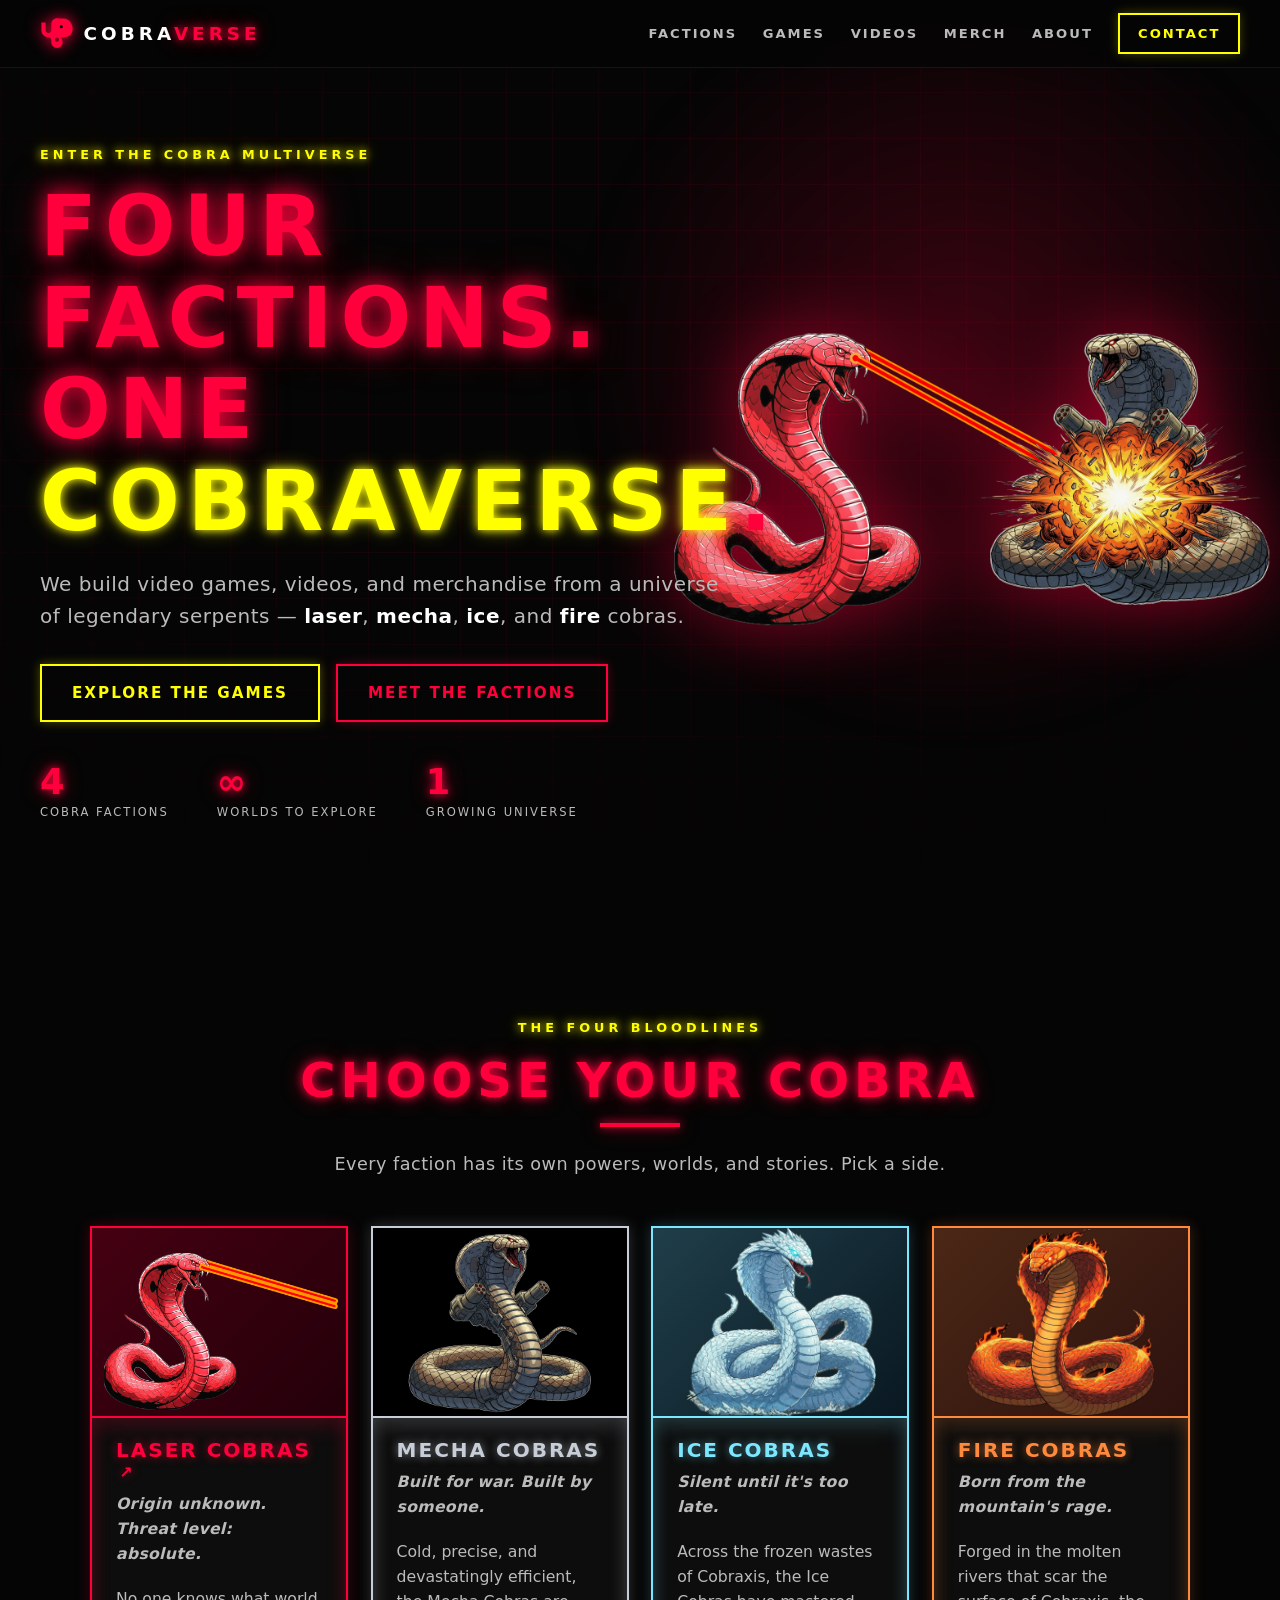
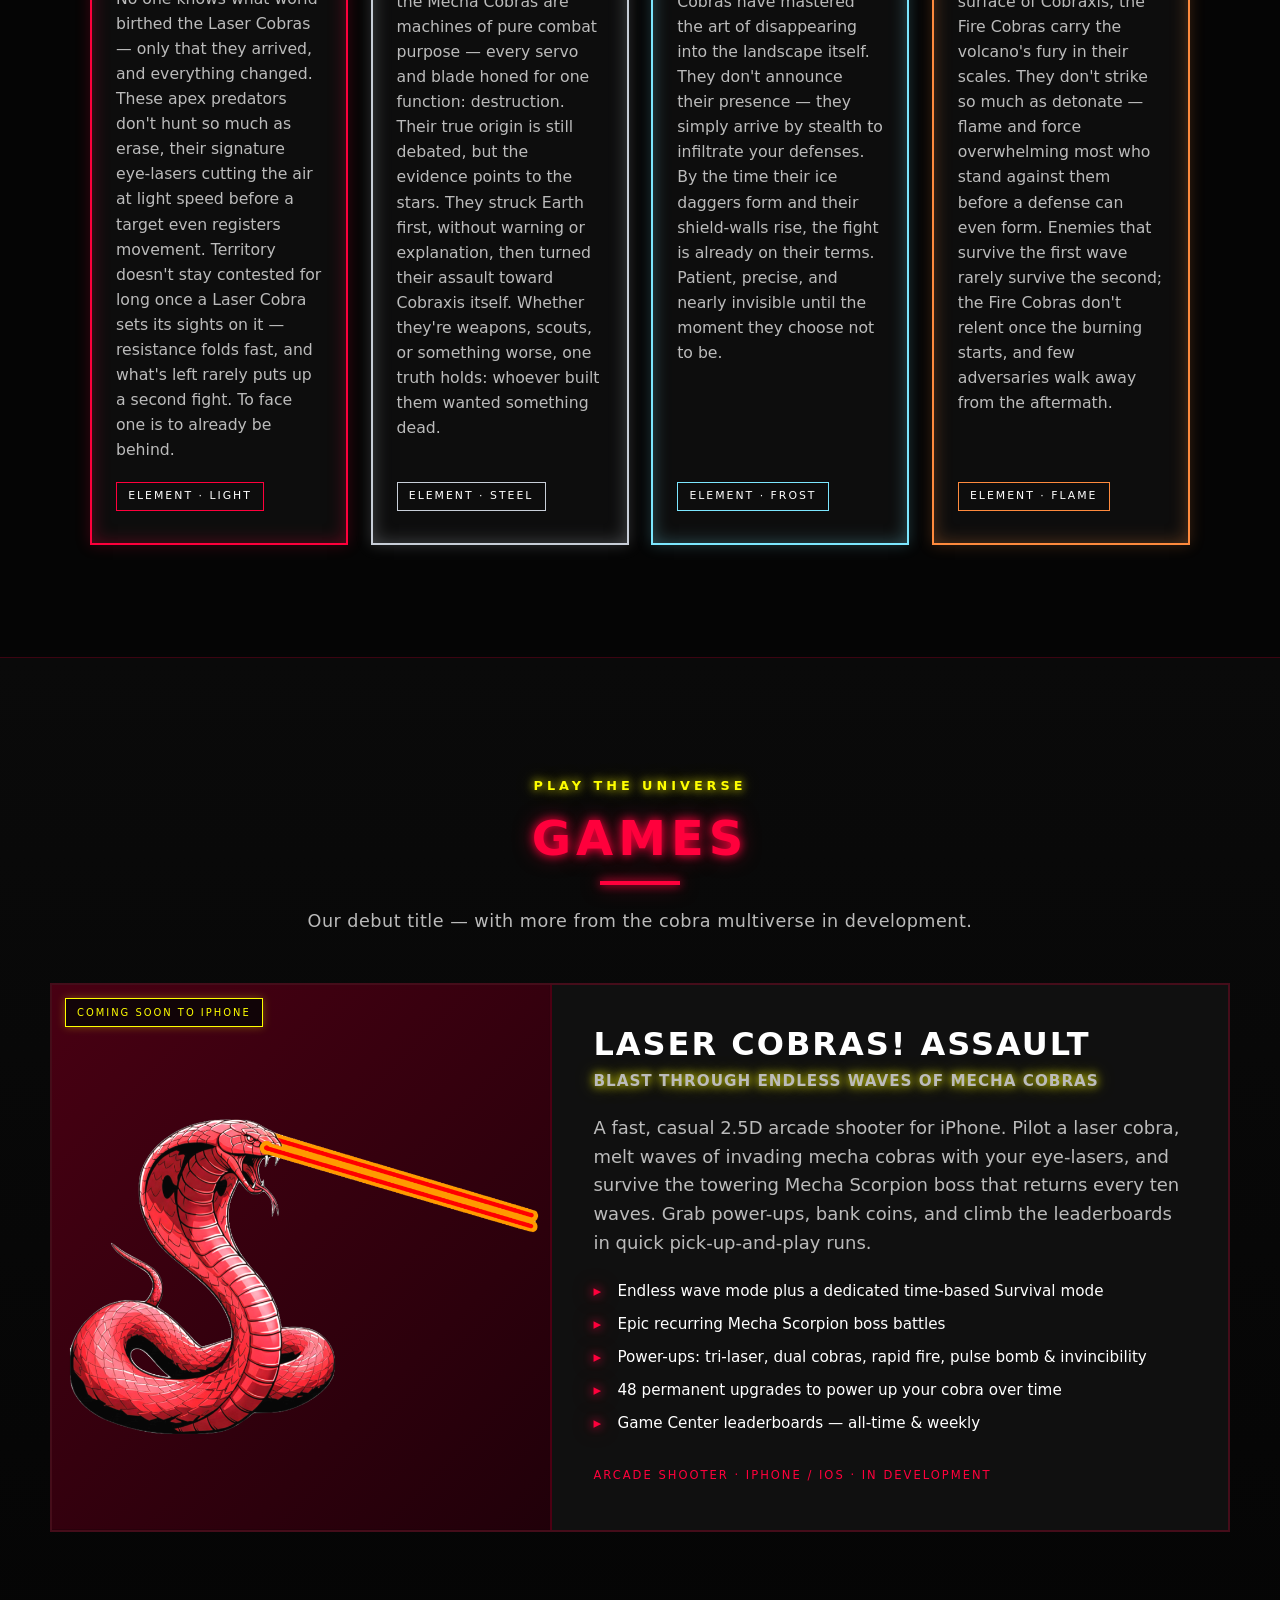
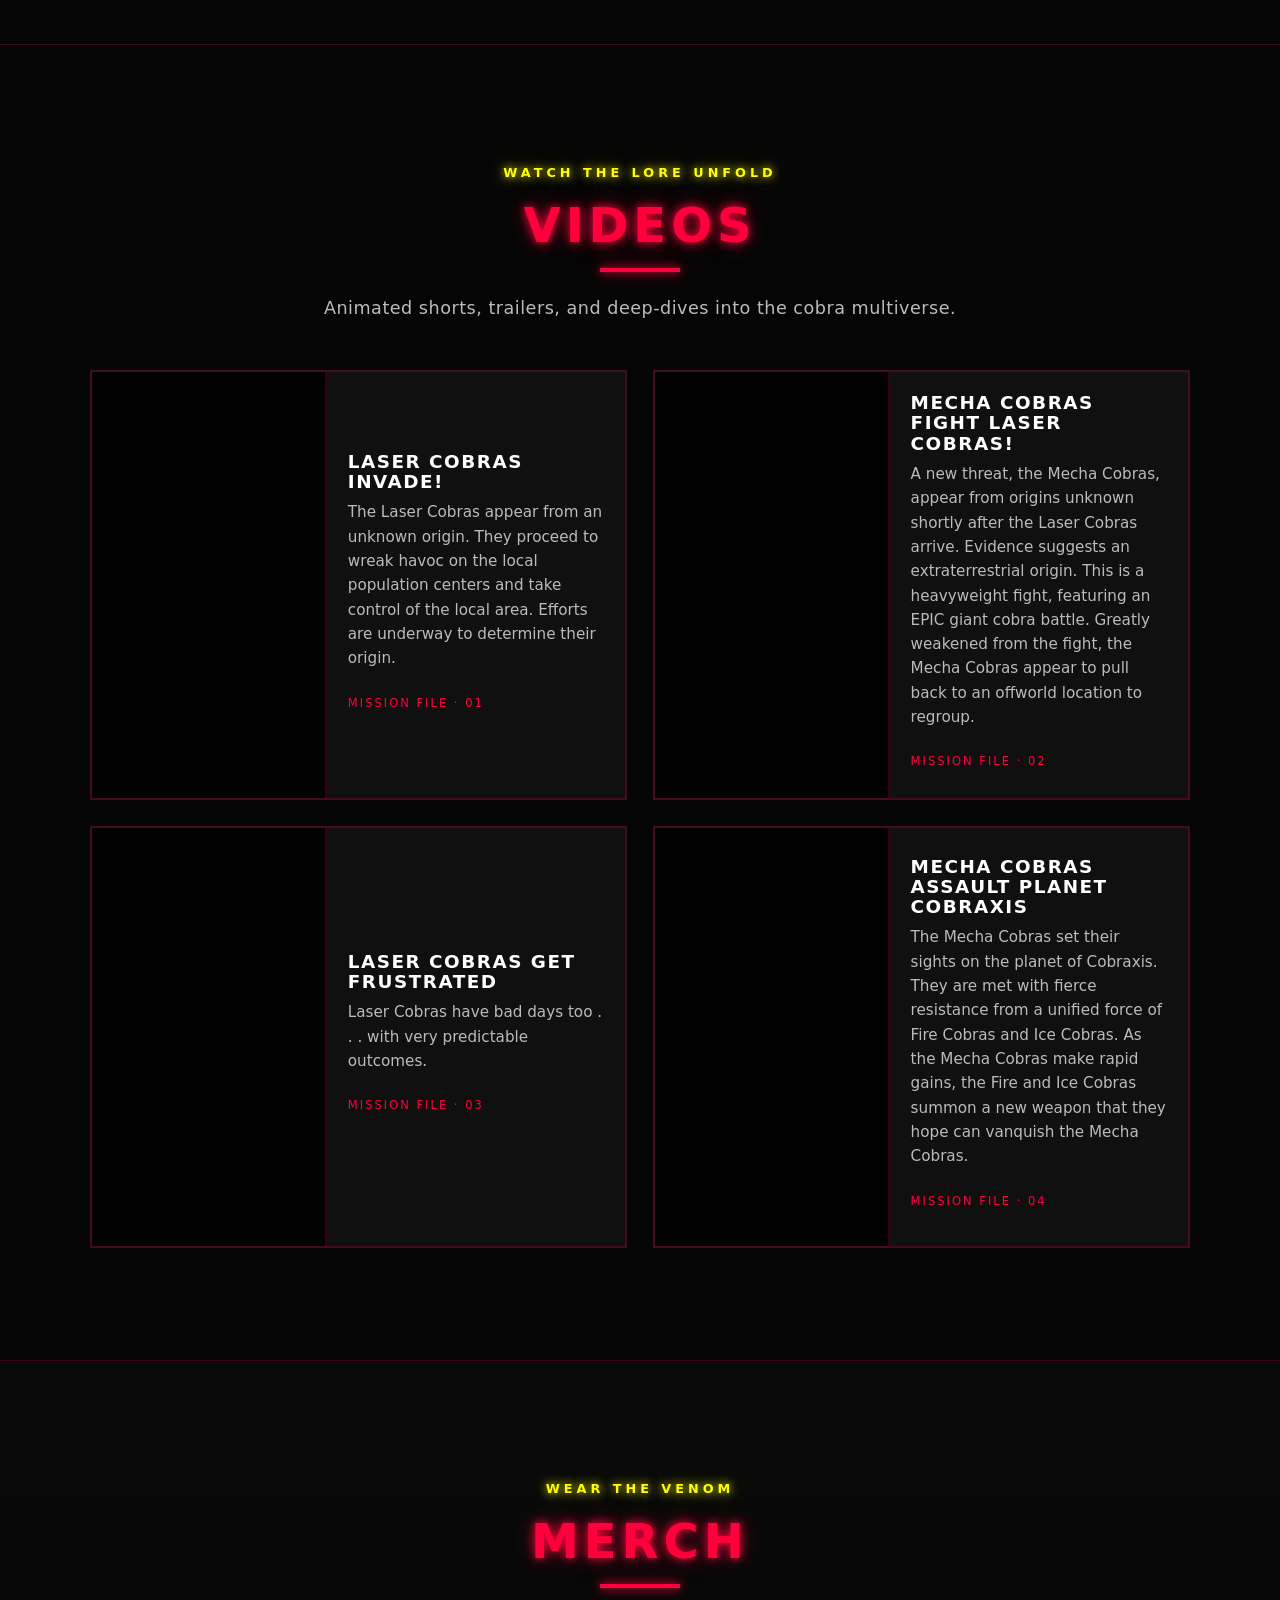
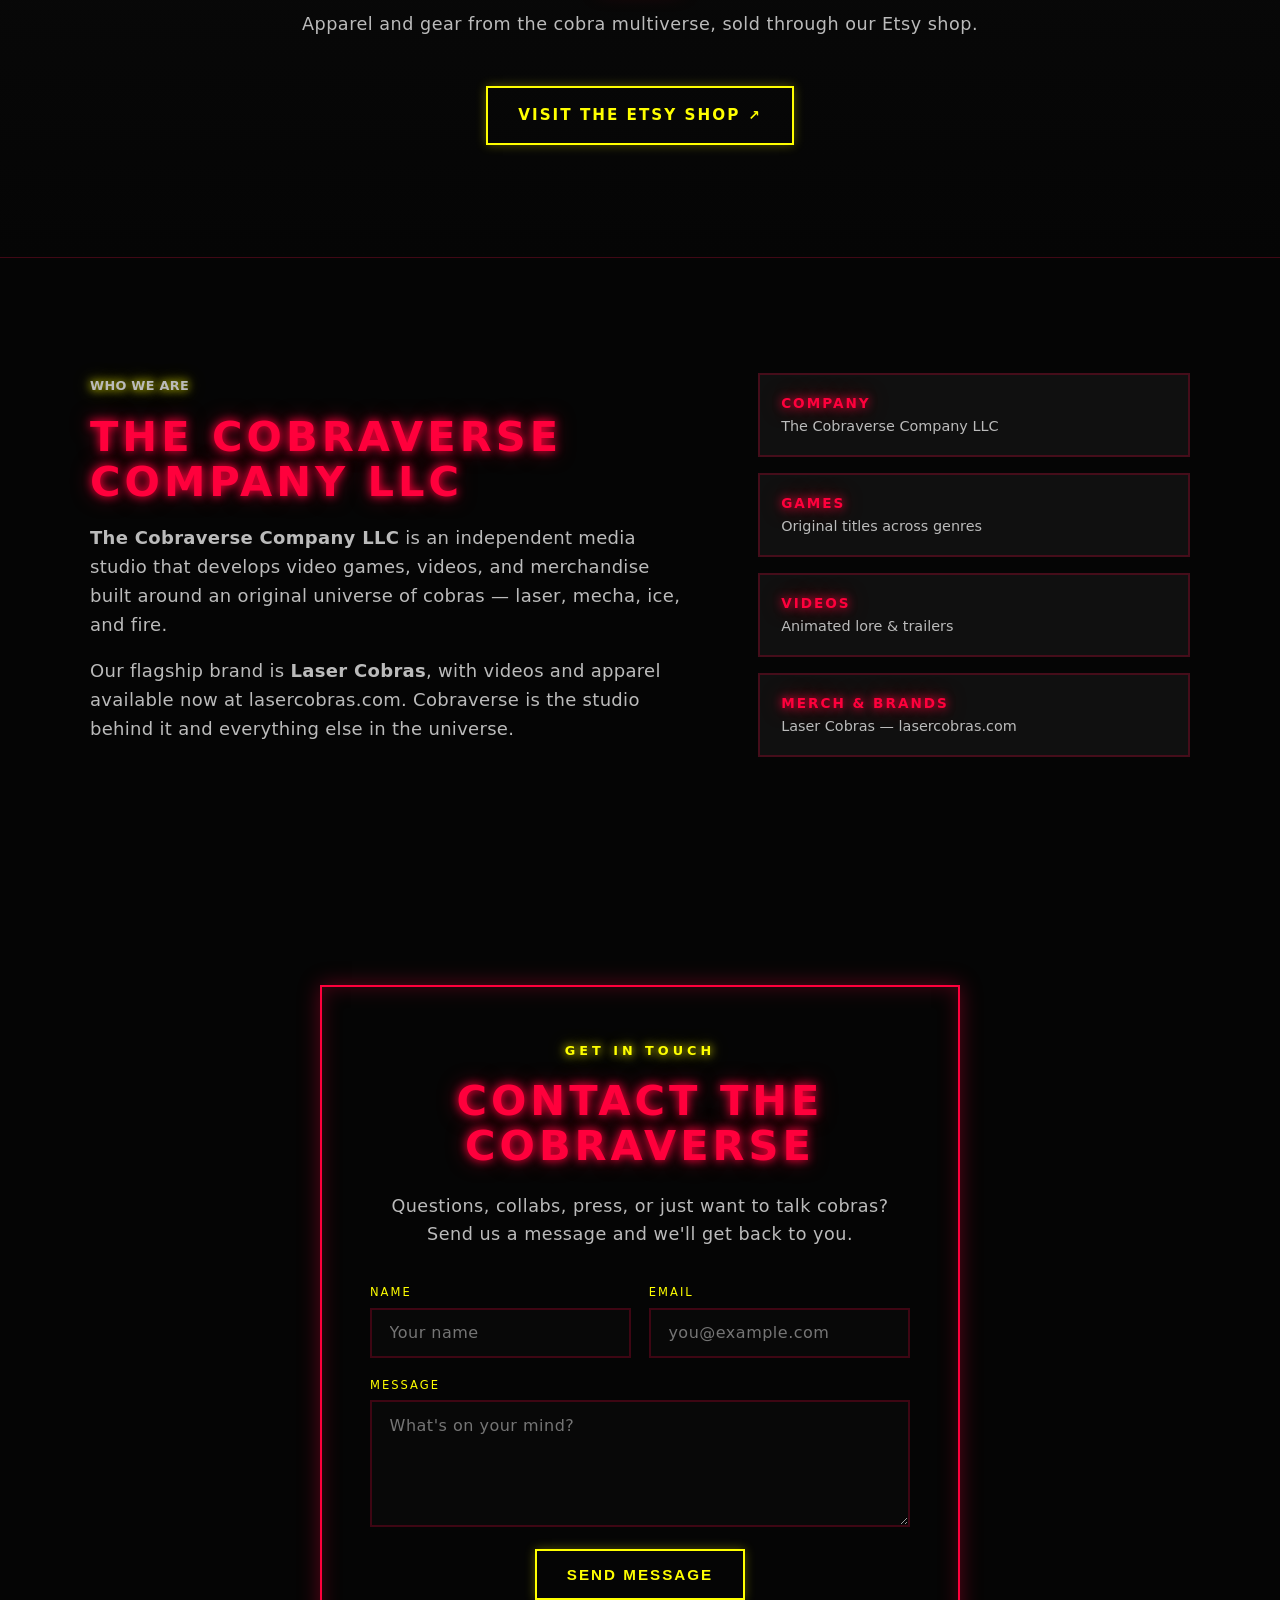
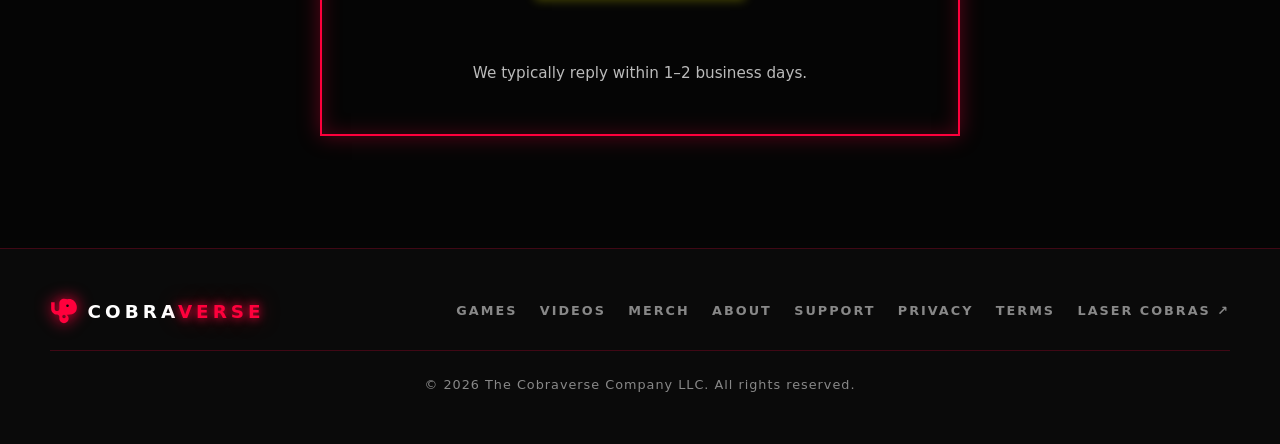
<file: index.html>
<!DOCTYPE html>
<html lang="en">
<head>
  <meta charset="UTF-8" />
  <meta name="viewport" content="width=device-width, initial-scale=1.0" />
  <title>Cobraverse — Games, Videos & Merch of the Cobra Multiverse</title>
  <meta name="description" content="Cobraverse builds video games, videos, and merchandise centered on the cobra multiverse — laser cobras, mecha cobras, ice cobras, and fire cobras." />
  <meta name="theme-color" content="#05060a" />

  <!-- Open Graph / social sharing -->
  <meta property="og:title" content="Cobraverse" />
  <meta property="og:description" content="Games, videos & merch from the cobra multiverse. Laser. Mecha. Ice. Fire." />
  <meta property="og:type" content="website" />
  <meta property="og:url" content="https://cobraverse.net" />

  <link rel="icon" href="assets/favicon.svg" type="image/svg+xml" />
  <link rel="stylesheet" href="styles.css" />
</head>
<body>
  <!-- ===== NAV ===== -->
  <header class="nav" id="top">
    <a href="#top" class="brand" aria-label="Cobraverse home">
      <svg class="brand-mark" viewBox="0 0 48 48" width="34" height="34" aria-hidden="true">
        <use href="#cobra-glyph" />
      </svg>
      <span class="brand-text">COBRA<span class="brand-accent">VERSE</span></span>
    </a>
    <nav class="nav-links" aria-label="Primary">
      <a href="#factions">Factions</a>
      <a href="#games">Games</a>
      <a href="#videos">Videos</a>
      <a href="#merch">Merch</a>
      <a href="#about">About</a>
      <a href="#contact" class="nav-cta">Contact</a>
    </nav>
    <button class="nav-toggle" aria-label="Toggle menu" aria-expanded="false">
      <span></span><span></span><span></span>
    </button>
  </header>

  <!-- ===== HERO ===== -->
  <section class="hero">
    <div class="hero-grid" aria-hidden="true"></div>
    <div class="hero-glow" aria-hidden="true"></div>
    <div class="hero-inner">
      <p class="eyebrow">Enter the cobra multiverse</p>
      <h1 class="hero-title">
        Four factions.<br />
        One <span class="grad-text">Cobraverse</span>.
      </h1>
      <p class="hero-sub">
        We build video games, videos, and merchandise from a universe of
        legendary serpents — <strong>laser</strong>, <strong>mecha</strong>,
        <strong>ice</strong>, and <strong>fire</strong> cobras.
      </p>
      <div class="hero-actions">
        <a href="#games" class="btn btn-primary">Explore the Games</a>
        <a href="#factions" class="btn btn-ghost">Meet the Factions</a>
      </div>
      <div class="hero-stats">
        <div><span class="stat-num">4</span><span class="stat-label">Cobra Factions</span></div>
        <div><span class="stat-num">∞</span><span class="stat-label">Worlds to Explore</span></div>
        <div><span class="stat-num">1</span><span class="stat-label">Growing Universe</span></div>
      </div>
    </div>
  </section>

  <!-- ===== FACTIONS ===== -->
  <section class="section" id="factions">
    <div class="section-head">
      <p class="eyebrow">The four bloodlines</p>
      <h2>Choose your cobra</h2>
      <p class="section-lead">Every faction has its own powers, worlds, and stories. Pick a side.</p>
    </div>

    <div class="factions">
      <article class="faction link-card" style="--accent:#ff003c;--accent-2:#ff2d5e">
        <a class="faction-link" href="https://lasercobras.com" target="_blank" rel="noopener" aria-label="Visit the Laser Cobras website at lasercobras.com"></a>
        <div class="faction-media media-laser" role="img" aria-label="Laser cobra"></div>
        <h3>Laser Cobras <span class="ext-arrow" aria-hidden="true">↗</span></h3>
        <p class="faction-lead">Origin unknown. Threat level: absolute.</p>
        <p>No one knows what world birthed the Laser Cobras — only that they arrived, and everything changed. These apex predators don't hunt so much as erase, their signature eye-lasers cutting the air at light speed before a target even registers movement. Territory doesn't stay contested for long once a Laser Cobra sets its sights on it — resistance folds fast, and what's left rarely puts up a second fight. To face one is to already be behind.</p>
        <span class="faction-tag">Element · Light</span>
      </article>
      <article class="faction" style="--accent:#c8ced8;--accent-2:#7b8aa5">
        <div class="faction-media media-mecha" role="img" aria-label="Mecha cobra"></div>
        <h3>Mecha Cobras</h3>
        <p class="faction-lead">Built for war. Built by someone.</p>
        <p>Cold, precise, and devastatingly efficient, the Mecha Cobras are machines of pure combat purpose — every servo and blade honed for one function: destruction. Their true origin is still debated, but the evidence points to the stars. They struck Earth first, without warning or explanation, then turned their assault toward Cobraxis itself. Whether they're weapons, scouts, or something worse, one truth holds: whoever built them wanted something dead.</p>
        <span class="faction-tag">Element · Steel</span>
      </article>
      <article class="faction" style="--accent:#7ce7ff;--accent-2:#2b6bff">
        <div class="faction-media media-ice" role="img" aria-label="Ice cobra"></div>
        <h3>Ice Cobras</h3>
        <p class="faction-lead">Silent until it's too late.</p>
        <p>Across the frozen wastes of Cobraxis, the Ice Cobras have mastered the art of disappearing into the landscape itself. They don't announce their presence — they simply arrive by stealth to infiltrate your defenses. By the time their ice daggers form and their shield-walls rise, the fight is already on their terms. Patient, precise, and nearly invisible until the moment they choose not to be.</p>
        <span class="faction-tag">Element · Frost</span>
      </article>
      <article class="faction" style="--accent:#ff8a3d;--accent-2:#ff2d2d">
        <div class="faction-media media-fire" role="img" aria-label="Fire cobra"></div>
        <h3>Fire Cobras</h3>
        <p class="faction-lead">Born from the mountain's rage.</p>
        <p>Forged in the molten rivers that scar the surface of Cobraxis, the Fire Cobras carry the volcano's fury in their scales. They don't strike so much as detonate — flame and force overwhelming most who stand against them before a defense can even form. Enemies that survive the first wave rarely survive the second; the Fire Cobras don't relent once the burning starts, and few adversaries walk away from the aftermath.</p>
        <span class="faction-tag">Element · Flame</span>
      </article>
    </div>
  </section>

  <!-- ===== GAMES ===== -->
  <section class="section alt" id="games">
    <div class="section-head">
      <p class="eyebrow">Play the universe</p>
      <h2>Games</h2>
      <p class="section-lead">Our debut title — with more from the cobra multiverse in development.</p>
    </div>

    <div class="featured-game">
      <div class="featured-game-media media-laser" role="img" aria-label="Laser Cobras! Assault">
        <span class="badge">Coming Soon to iPhone</span>
      </div>
      <div class="featured-game-body">
        <h3>Laser Cobras! Assault</h3>
        <p class="fg-tagline">Blast through endless waves of mecha cobras</p>
        <p>
          A fast, casual 2.5D arcade shooter for iPhone. Pilot a laser cobra,
          melt waves of invading mecha cobras with your eye-lasers, and survive
          the towering Mecha Scorpion boss that returns every ten waves. Grab
          power-ups, bank coins, and climb the leaderboards in quick
          pick-up-and-play runs.
        </p>
        <ul class="fg-features">
          <li>Endless wave mode plus a dedicated time-based Survival mode</li>
          <li>Epic recurring Mecha Scorpion boss battles</li>
          <li>Power-ups: tri-laser, dual cobras, rapid fire, pulse bomb &amp; invincibility</li>
          <li>48 permanent upgrades to power up your cobra over time</li>
          <li>Game Center leaderboards — all-time &amp; weekly</li>
        </ul>
        <span class="card-meta">Arcade Shooter · iPhone / iOS · In Development</span>
      </div>
    </div>
  </section>

  <!-- ===== VIDEOS ===== -->
  <section class="section" id="videos">
    <div class="section-head">
      <p class="eyebrow">Watch the lore unfold</p>
      <h2>Videos</h2>
      <p class="section-lead">Animated shorts, trailers, and deep-dives into the cobra multiverse.</p>
    </div>

    <div class="cards video-grid">
      <article class="card video-card">
        <div class="video-embed">
          <iframe src="https://www.youtube.com/embed/6CadVWrfAN4" title="Laser Cobras Invade!" loading="lazy"
            allow="accelerometer; autoplay; clipboard-write; encrypted-media; gyroscope; picture-in-picture; web-share" allowfullscreen></iframe>
        </div>
        <div class="card-body">
          <h3>Laser Cobras Invade!</h3>
          <p>The Laser Cobras appear from an unknown origin. They proceed to wreak havoc on the local population centers and take control of the local area. Efforts are underway to determine their origin.</p>
          <span class="card-meta">Mission File · 01</span>
        </div>
      </article>
      <article class="card video-card">
        <div class="video-embed">
          <iframe src="https://www.youtube.com/embed/OIhbbriJFEA" title="Mecha Cobras Fight Laser Cobras!" loading="lazy"
            allow="accelerometer; autoplay; clipboard-write; encrypted-media; gyroscope; picture-in-picture; web-share" allowfullscreen></iframe>
        </div>
        <div class="card-body">
          <h3>Mecha Cobras Fight Laser Cobras!</h3>
          <p>A new threat, the Mecha Cobras, appear from origins unknown shortly after the Laser Cobras arrive. Evidence suggests an extraterrestrial origin. This is a heavyweight fight, featuring an EPIC giant cobra battle. Greatly weakened from the fight, the Mecha Cobras appear to pull back to an offworld location to regroup.</p>
          <span class="card-meta">Mission File · 02</span>
        </div>
      </article>
      <article class="card video-card">
        <div class="video-embed">
          <iframe src="https://www.youtube.com/embed/svbXveL9Zrw" title="Laser Cobras Get Frustrated" loading="lazy"
            allow="accelerometer; autoplay; clipboard-write; encrypted-media; gyroscope; picture-in-picture; web-share" allowfullscreen></iframe>
        </div>
        <div class="card-body">
          <h3>Laser Cobras Get Frustrated</h3>
          <p>Laser Cobras have bad days too . . . with very predictable outcomes.</p>
          <span class="card-meta">Mission File · 03</span>
        </div>
      </article>
      <article class="card video-card">
        <div class="video-embed">
          <iframe src="https://www.youtube.com/embed/z_pRdOqTgec" title="Mecha Cobras Assault Planet Cobraxis" loading="lazy"
            allow="accelerometer; autoplay; clipboard-write; encrypted-media; gyroscope; picture-in-picture; web-share" allowfullscreen></iframe>
        </div>
        <div class="card-body">
          <h3>Mecha Cobras Assault Planet Cobraxis</h3>
          <p>The Mecha Cobras set their sights on the planet of Cobraxis. They are met with fierce resistance from a unified force of Fire Cobras and Ice Cobras. As the Mecha Cobras make rapid gains, the Fire and Ice Cobras summon a new weapon that they hope can vanquish the Mecha Cobras.</p>
          <span class="card-meta">Mission File · 04</span>
        </div>
      </article>
    </div>
  </section>

  <!-- ===== MERCH ===== -->
  <section class="section alt" id="merch">
    <div class="section-head">
      <p class="eyebrow">Wear the venom</p>
      <h2>Merch</h2>
      <p class="section-lead">Apparel and gear from the cobra multiverse, sold through our Etsy shop.</p>
    </div>

    <div class="merch-cta">
      <a href="https://www.etsy.com/shop/TheCobraverseCompany" class="btn btn-primary" target="_blank" rel="noopener">Visit the Etsy Shop <span class="ext-arrow" aria-hidden="true">↗</span></a>
    </div>
  </section>

  <!-- ===== ABOUT ===== -->
  <section class="section about" id="about">
    <div class="about-grid">
      <div>
        <p class="eyebrow">Who we are</p>
        <h2>The Cobraverse Company LLC</h2>
        <p>
          <strong>The Cobraverse Company LLC</strong> is an independent media
          studio that develops video games, videos, and merchandise built around
          an original universe of cobras — laser, mecha, ice, and fire.
        </p>
        <p>
          Our flagship brand is <strong>Laser Cobras</strong>, with videos and
          apparel available now at
          <a href="https://lasercobras.com" target="_blank" rel="noopener">lasercobras.com</a>.
          Cobraverse is the studio behind it and everything else in the universe.
        </p>
      </div>
      <ul class="about-list">
        <li><strong>Company</strong><span>The Cobraverse Company LLC</span></li>
        <li><strong>Games</strong><span>Original titles across genres</span></li>
        <li><strong>Videos</strong><span>Animated lore &amp; trailers</span></li>
        <li><strong>Merch &amp; Brands</strong><span>Laser Cobras — lasercobras.com</span></li>
      </ul>
    </div>
  </section>

  <!-- ===== CONTACT / NEWSLETTER ===== -->
  <section class="section contact" id="contact">
    <div class="contact-inner">
      <p class="eyebrow">Get in touch</p>
      <h2>Contact the Cobraverse</h2>
      <p class="section-lead">Questions, collabs, press, or just want to talk cobras? Send us a message and we'll get back to you.</p>

      <!--
        This form emails you via Web3Forms (free, no account needed).
        SETUP: go to https://web3forms.com, enter your company email, and
        they'll email you an "access key". Paste it into the value below,
        replacing YOUR_WEB3FORMS_ACCESS_KEY. Submissions land in your inbox
        without exposing your email address on the page.
      -->
      <form class="contact-form" id="contact-form" data-endpoint="https://api.web3forms.com/submit">
        <input type="hidden" name="access_key" value="da7d3cef-fcfe-419f-ab47-0f687cd236f9" />
        <input type="hidden" name="subject" value="New message from cobraverse.net" />
        <input type="hidden" name="from_name" value="Cobraverse Website" />
        <!-- Spam honeypot: real people leave this empty -->
        <input type="checkbox" name="botcheck" tabindex="-1" autocomplete="off" style="display:none" aria-hidden="true" />

        <div class="field-row">
          <label class="field">
            <span>Name</span>
            <input type="text" name="name" placeholder="Your name" required />
          </label>
          <label class="field">
            <span>Email</span>
            <input type="email" name="email" placeholder="you@example.com" required />
          </label>
        </div>
        <label class="field">
          <span>Message</span>
          <textarea name="message" rows="5" placeholder="What's on your mind?" required></textarea>
        </label>
        <button type="submit" class="btn btn-primary">Send Message</button>
        <p class="form-status" id="form-status" role="status" aria-live="polite"></p>
      </form>
      <p class="contact-alt">We typically reply within 1–2 business days.</p>
    </div>
  </section>

  <!-- ===== FOOTER ===== -->
  <footer class="footer">
    <div class="footer-inner">
      <div class="brand">
        <svg class="brand-mark" viewBox="0 0 48 48" width="28" height="28" aria-hidden="true"><use href="#cobra-glyph"/></svg>
        <span class="brand-text">COBRA<span class="brand-accent">VERSE</span></span>
      </div>
      <nav class="footer-links" aria-label="Footer">
        <a href="#games">Games</a>
        <a href="#videos">Videos</a>
        <a href="#merch">Merch</a>
        <a href="#about">About</a>
        <a href="support.html">Support</a>
        <a href="privacy.html">Privacy</a>
        <a href="terms.html">Terms</a>
        <a href="https://lasercobras.com" target="_blank" rel="noopener">Laser Cobras ↗</a>
      </nav>
      <p class="copyright">© <span id="year"></span> The Cobraverse Company LLC. All rights reserved.</p>
    </div>
  </footer>

  <!-- Shared SVG cobra glyph (referenced via <use>) -->
  <svg width="0" height="0" style="position:absolute" aria-hidden="true">
    <symbol id="cobra-glyph" viewBox="0 0 48 48">
      <path fill="currentColor" d="M24 3c-4.4 0-8 3.6-8 8v9c0 2.2-1.8 4-4 4s-4-1.8-4-4V9H2v11c0 5.5 4.5 10 10 10 2.2 0 4 1.8 4 4v3c0 4.4 3.6 8 8 8s8-3.6 8-8c0-2.8-1.4-5.2-3.6-6.6C42.3 30.9 46 24.9 46 18c0-1.3-.2-2.6-.5-3.8C44 8 39 3.5 33 3.5c-1 0-2 .1-3 .4C28.6 3.3 26.4 3 24 3zm0 33.5a3 3 0 110-6 3 3 0 010 6z"/>
      <circle cx="30" cy="15" r="2.2" fill="#05060a"/>
    </symbol>
  </svg>

  <script src="notice.js"></script>
  <script src="script.js"></script>

  <!--
    Visitor analytics via GoatCounter (privacy-friendly, no cookies).
    SETUP: this points at "cobraverse.goatcounter.com". Log in to your
    GoatCounter account (the same one used for lasercobras) and add a new
    site with the code "cobraverse" so it resolves. To instead share the
    existing site's stats, change the code below to "lasercobras".
    Dashboard: https://cobraverse.goatcounter.com
  -->
  <script data-goatcounter="https://cobraverse.goatcounter.com/count"
          async src="//gc.zgo.at/count.js"></script>
</body>
</html>
</file>
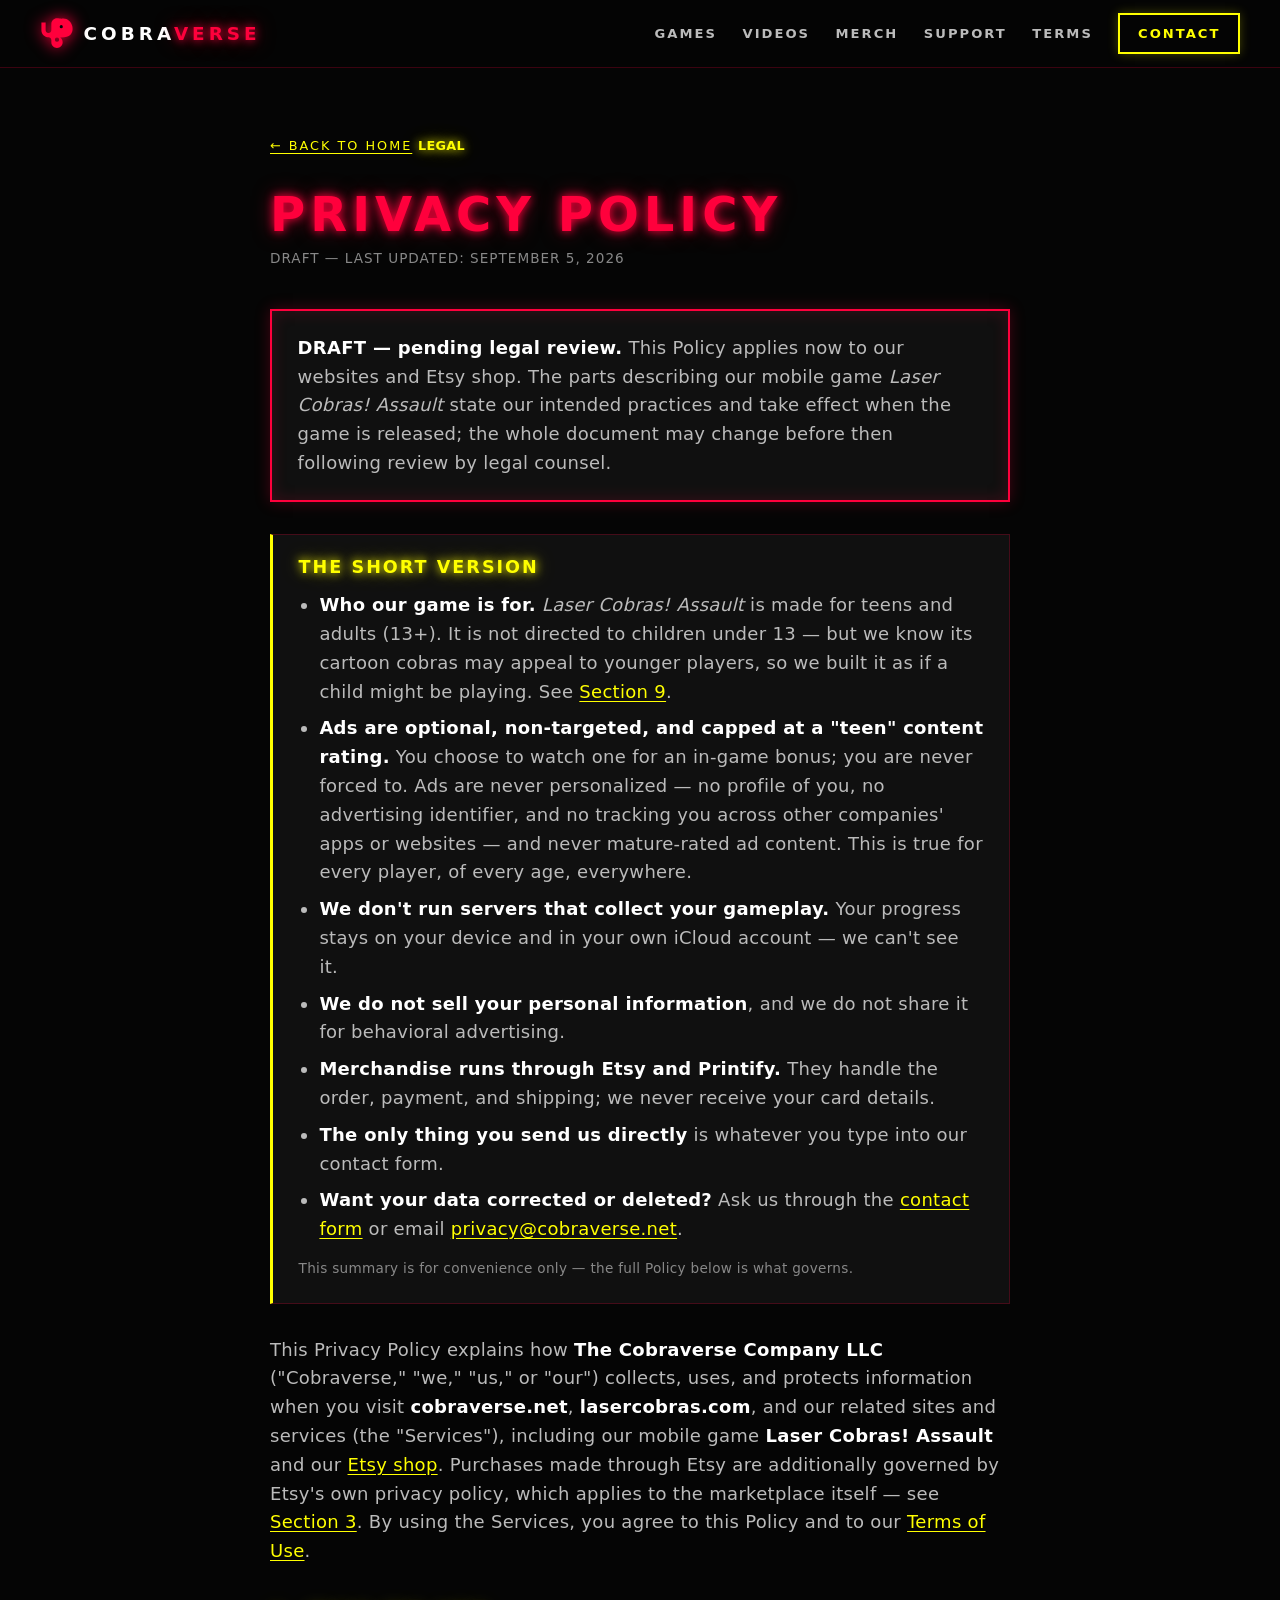
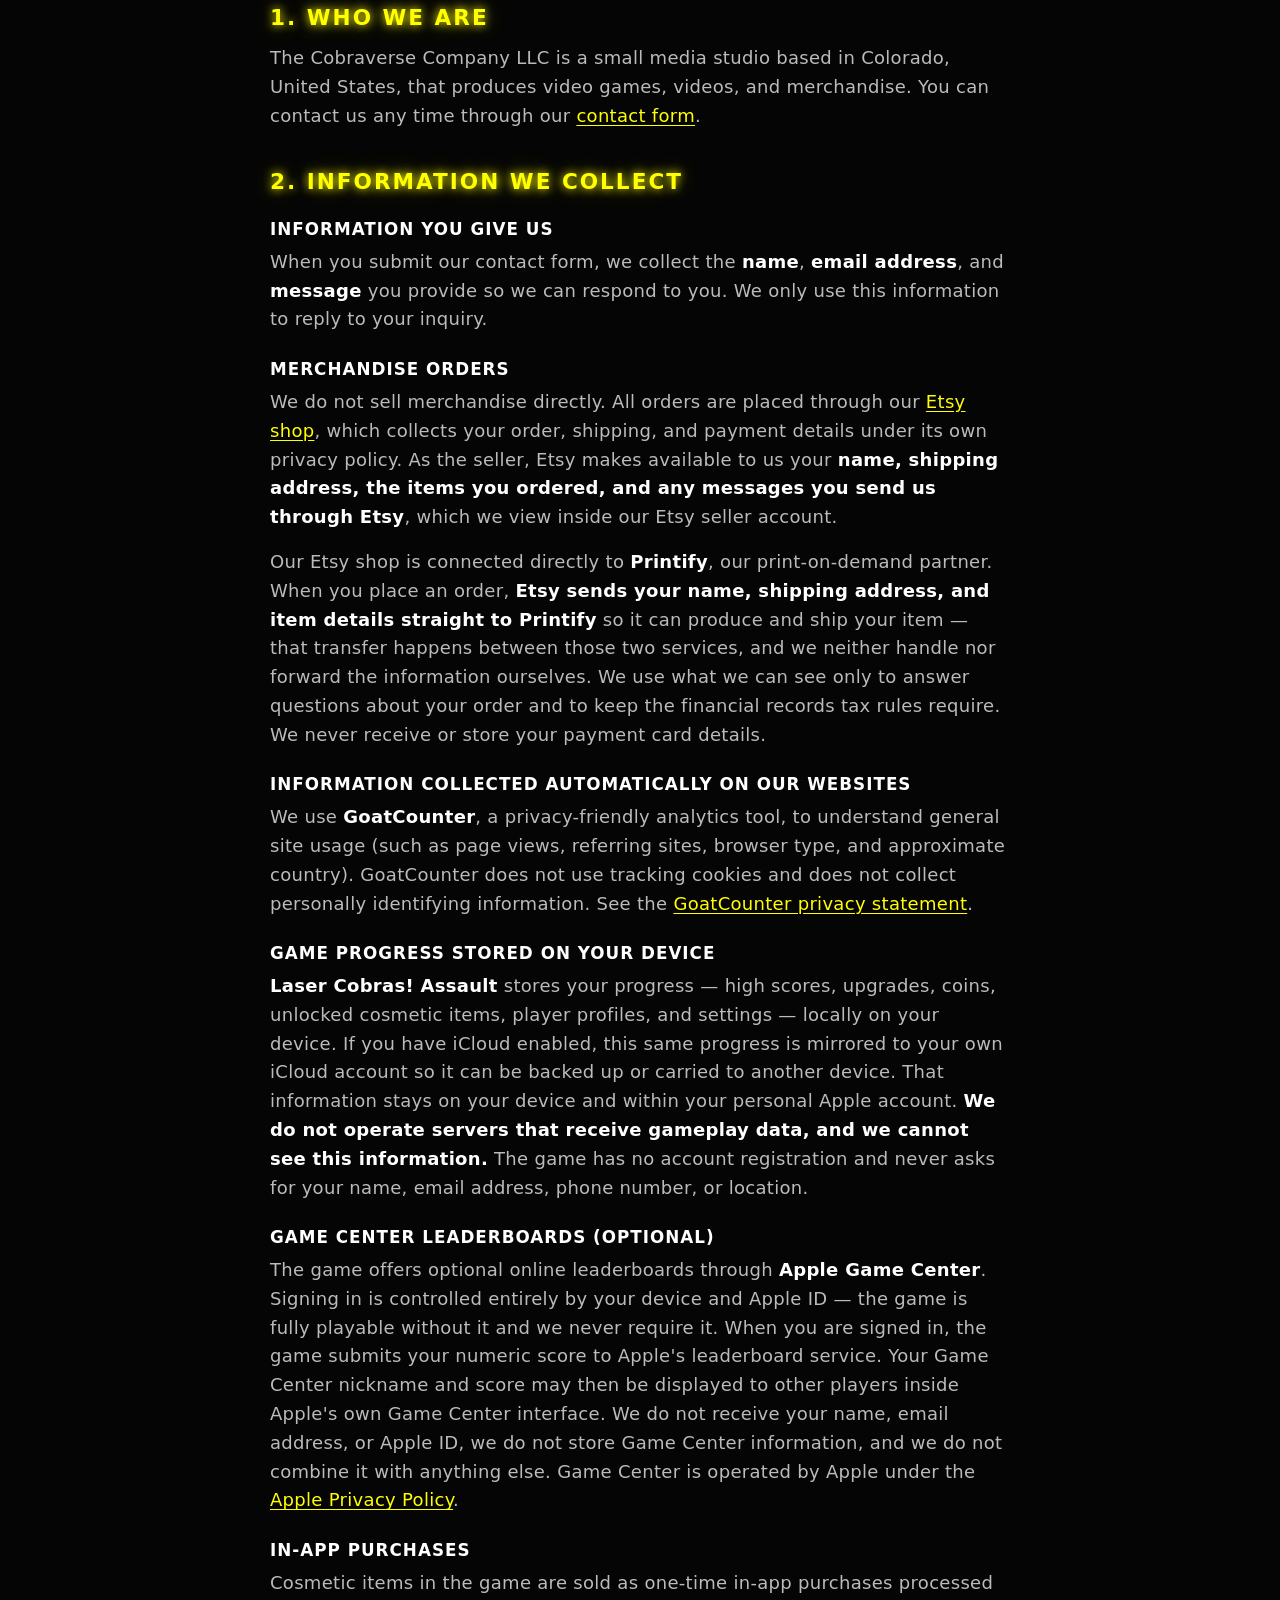
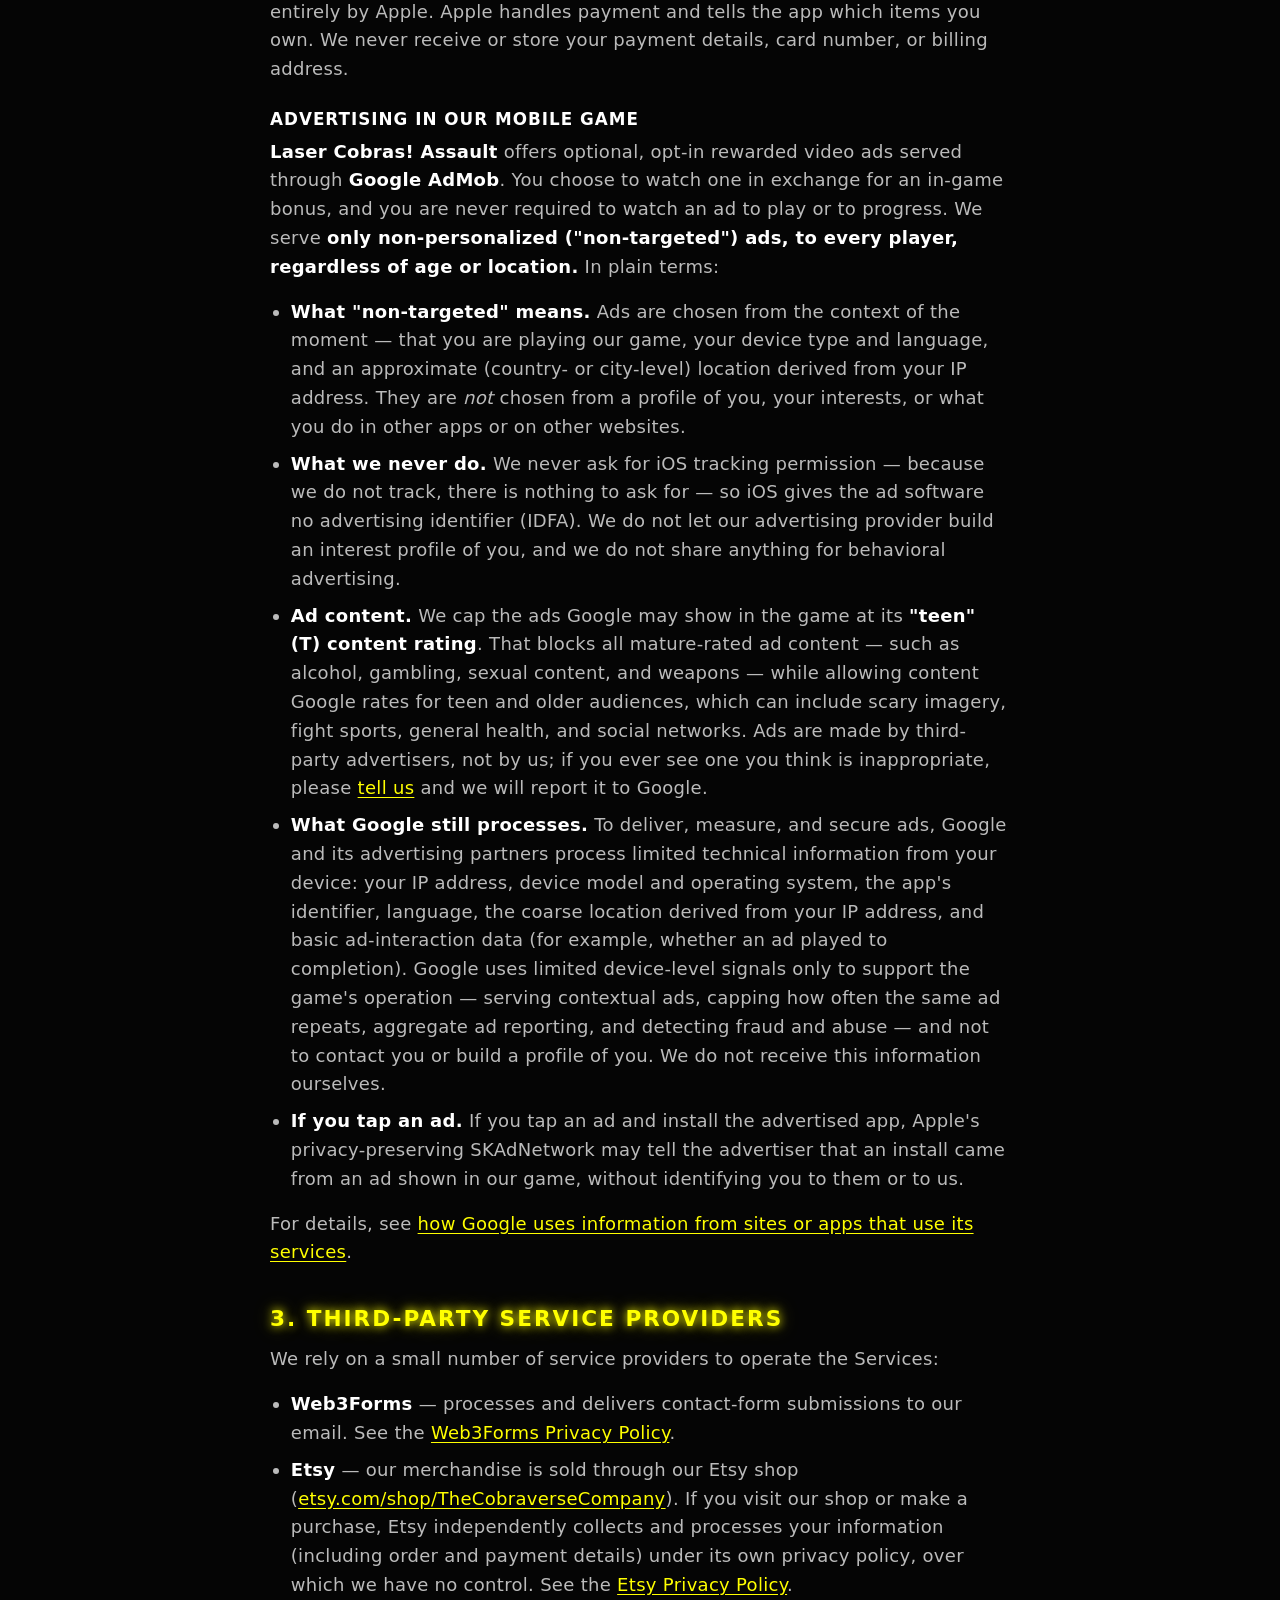
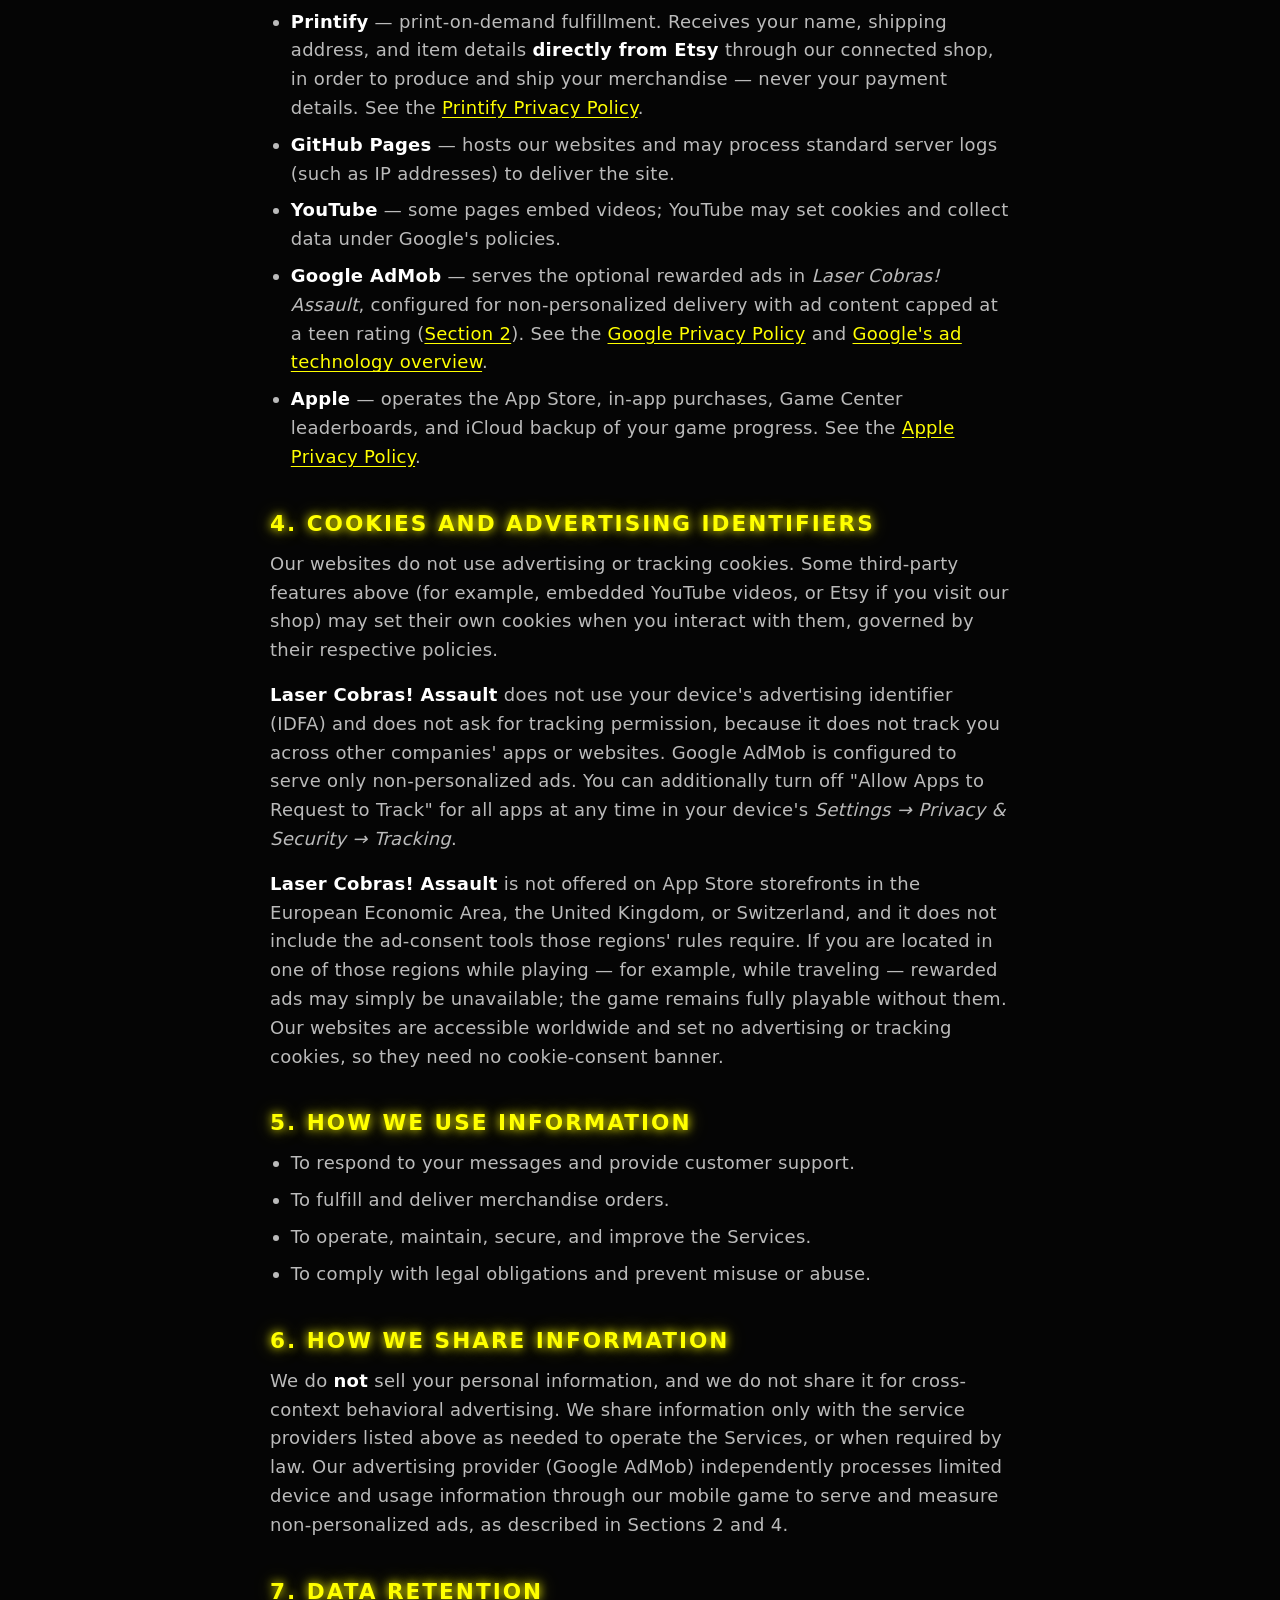
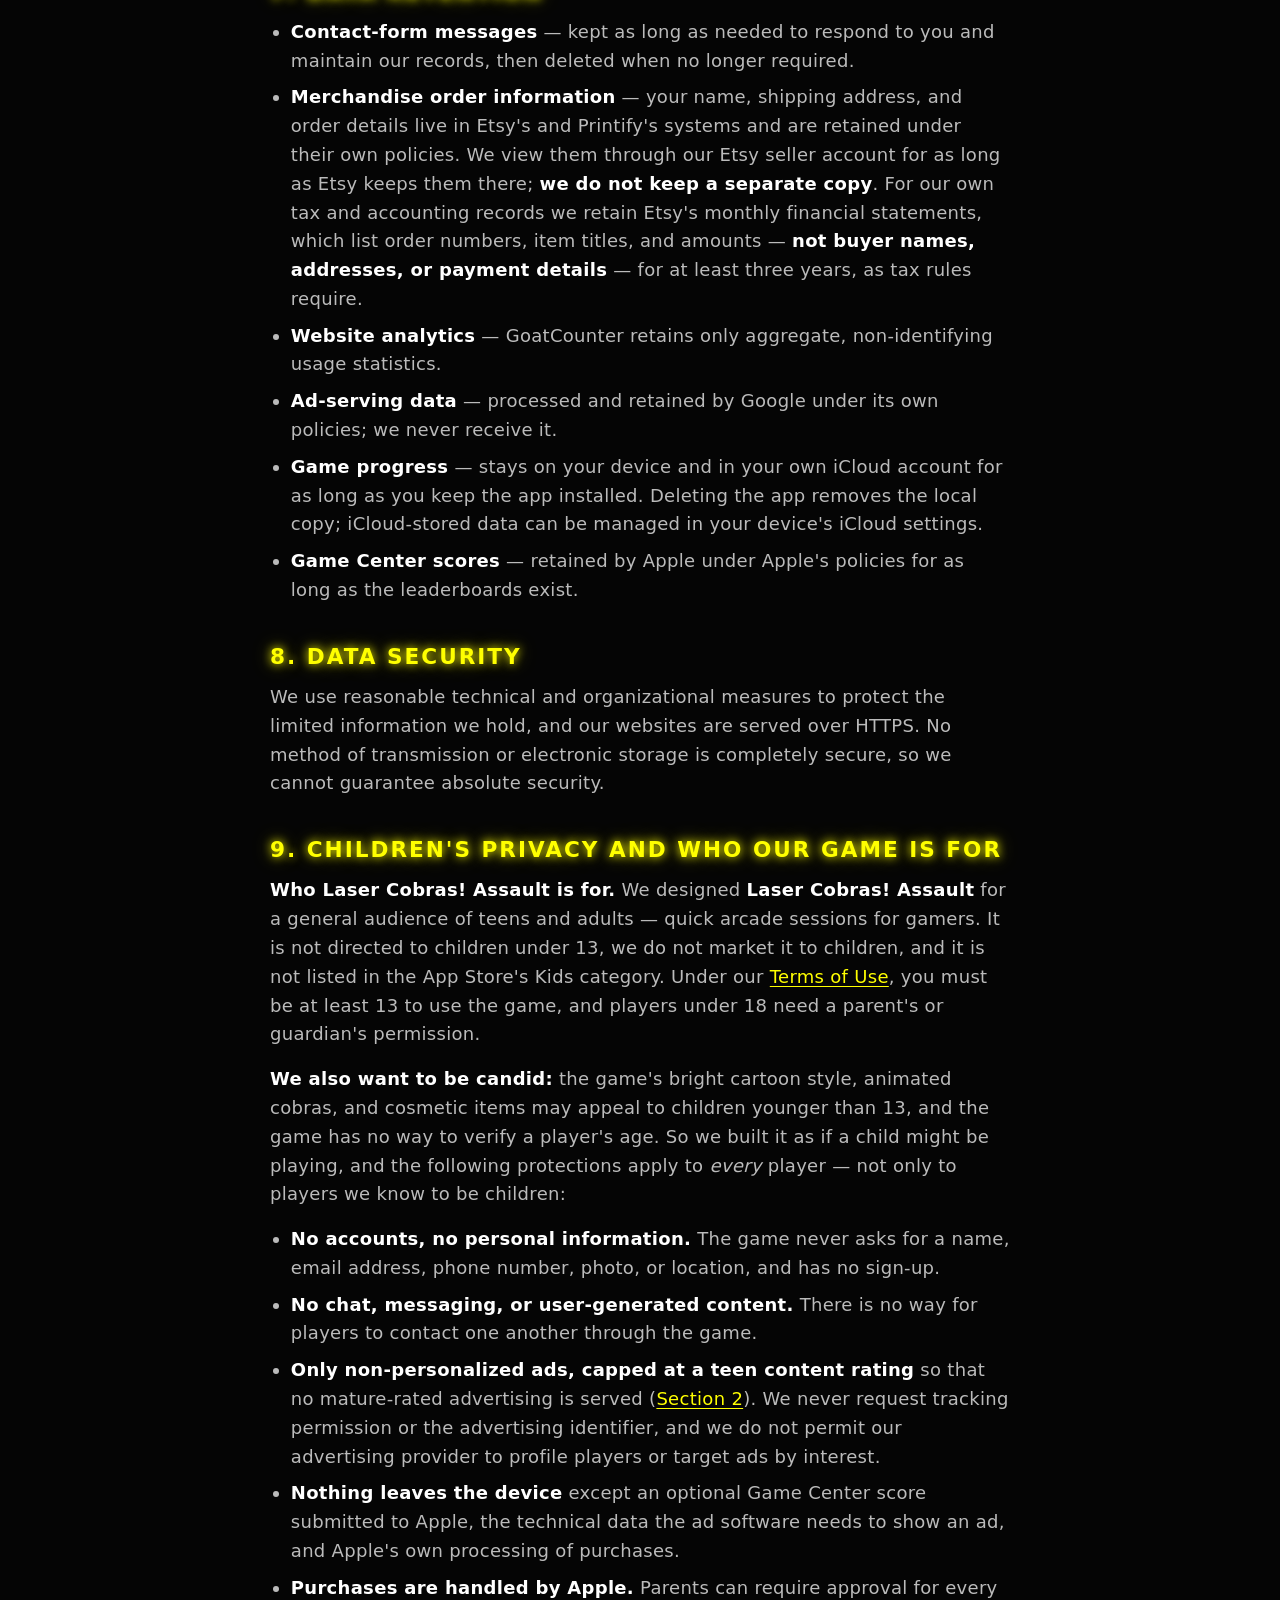
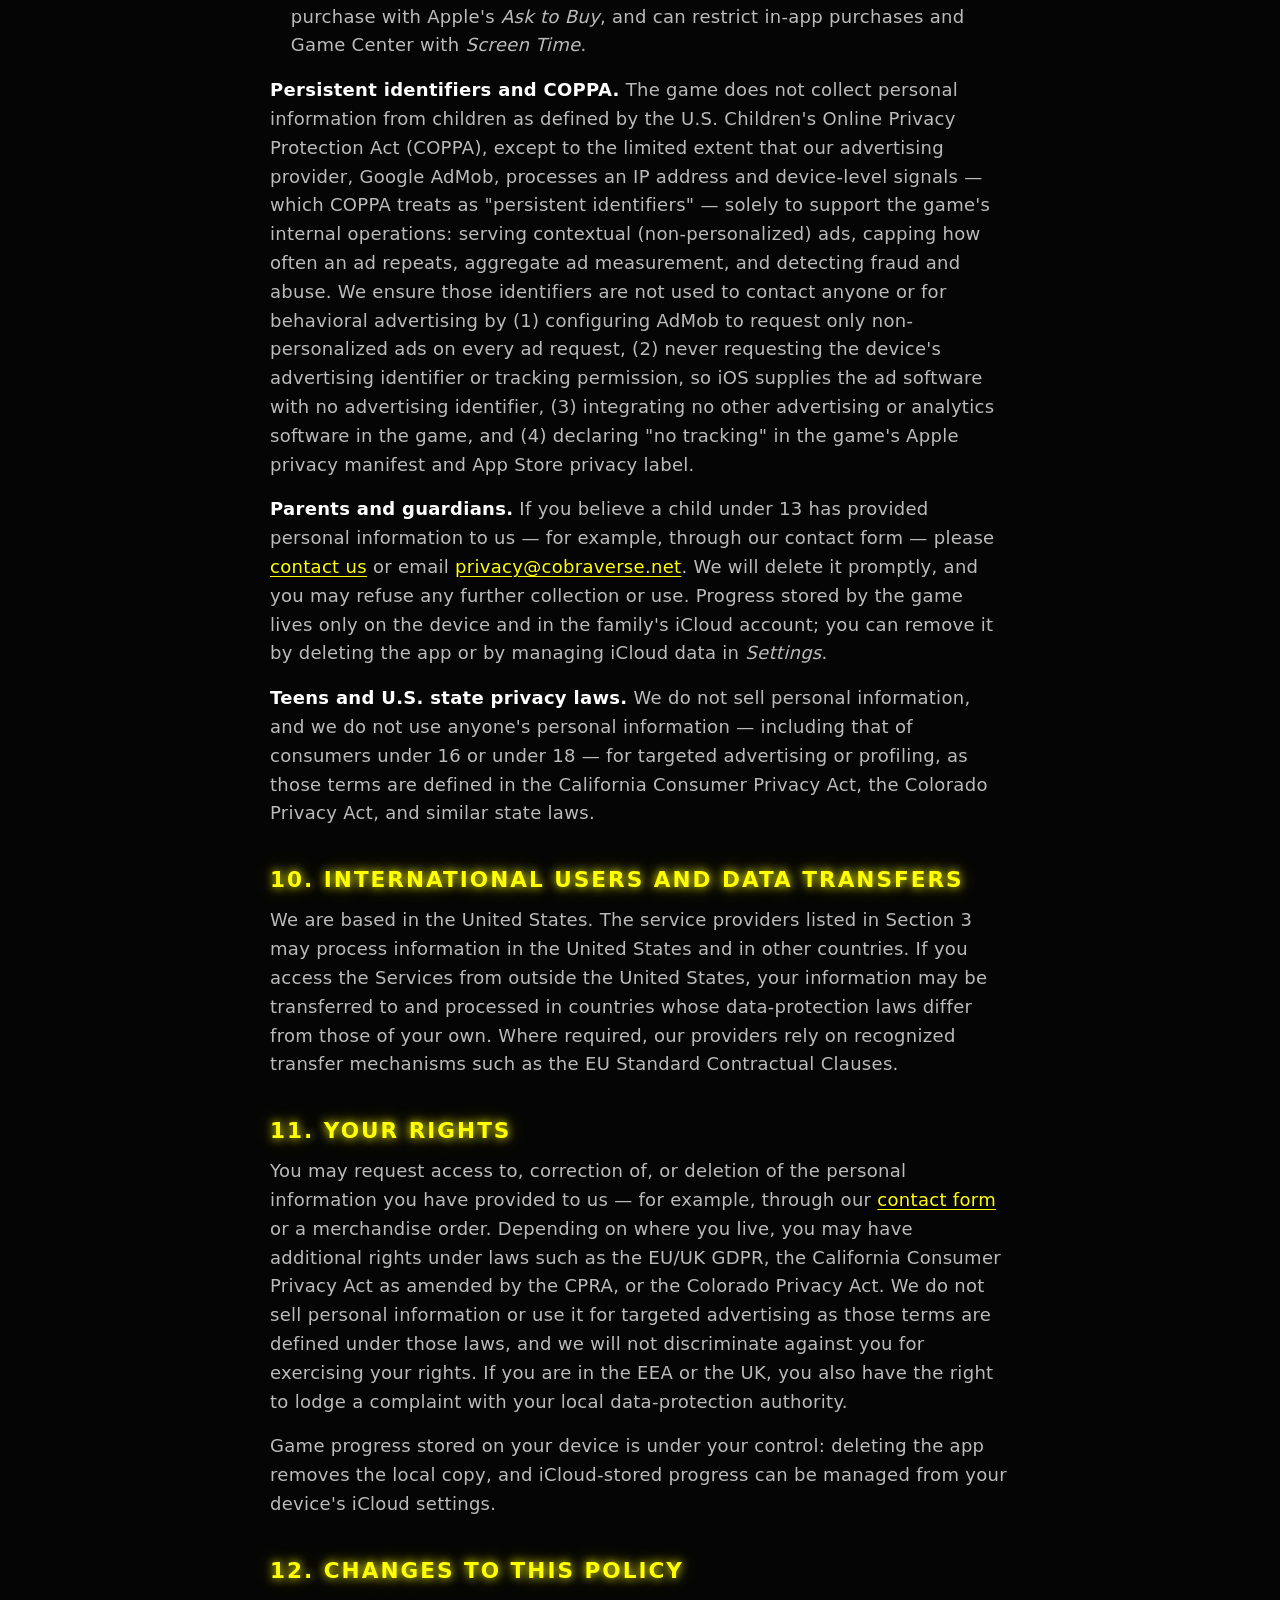
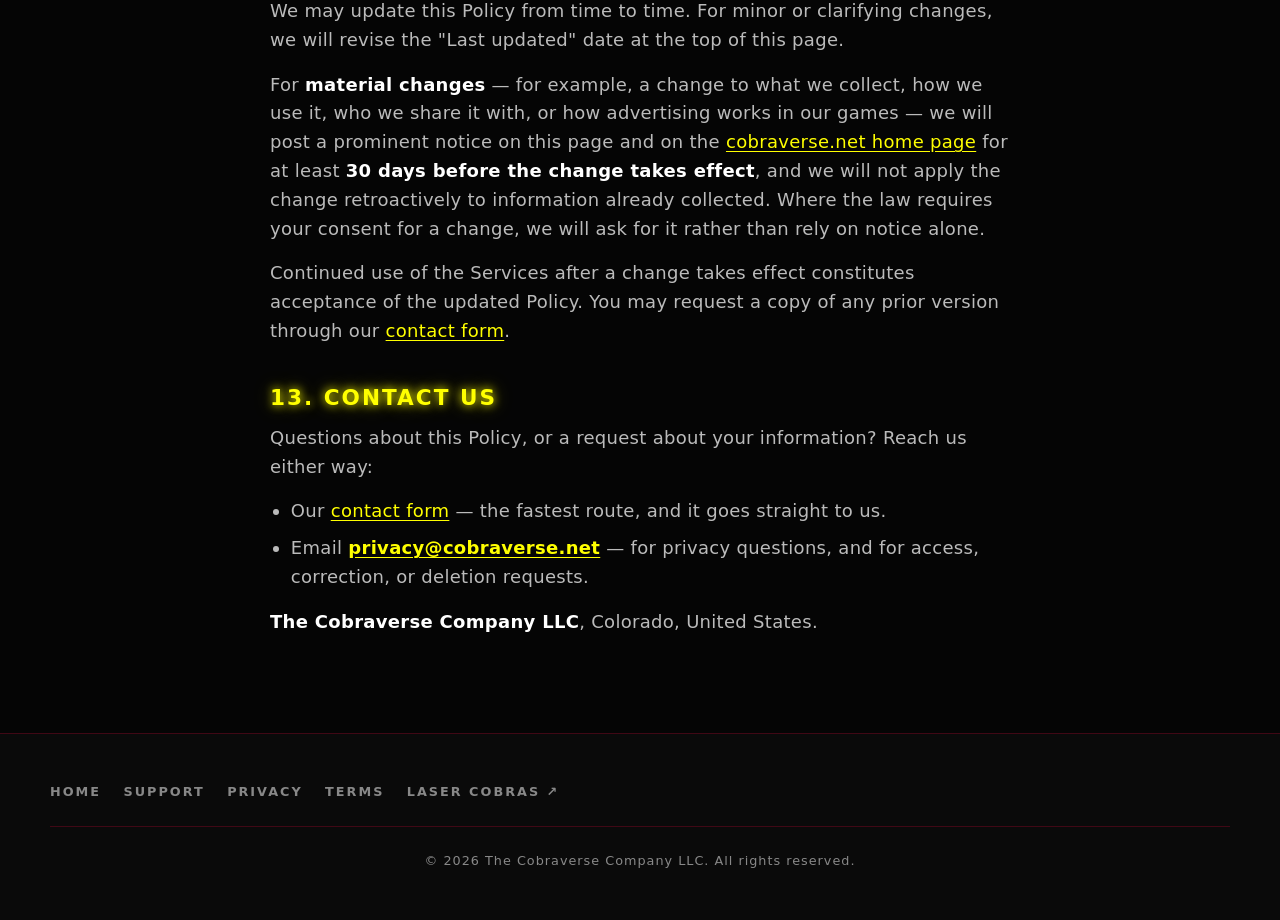
<file: privacy.html>
<!DOCTYPE html>
<html lang="en">
<head>
  <meta charset="UTF-8" />
  <meta name="viewport" content="width=device-width, initial-scale=1.0" />
  <title>Privacy Policy — The Cobraverse Company LLC</title>
  <meta name="description" content="Privacy Policy for The Cobraverse Company LLC (cobraverse.net, lasercobras.com), our Etsy shop, and our mobile game Laser Cobras! Assault." />
  <meta name="theme-color" content="#050505" />
  <meta name="robots" content="index,follow" />
  <link rel="icon" href="assets/favicon.svg" type="image/svg+xml" />
  <link rel="stylesheet" href="styles.css" />
</head>
<body>
  <header class="nav">
    <a href="index.html" class="brand" aria-label="Cobraverse home">
      <svg class="brand-mark" viewBox="0 0 48 48" width="34" height="34" aria-hidden="true"><use href="#cobra-glyph" /></svg>
      <span class="brand-text">COBRA<span class="brand-accent">VERSE</span></span>
    </a>
    <nav class="nav-links" aria-label="Primary">
      <a href="index.html#games">Games</a>
      <a href="index.html#videos">Videos</a>
      <a href="index.html#merch">Merch</a>
      <a href="support.html">Support</a>
      <a href="terms.html">Terms</a>
      <a href="index.html#contact" class="nav-cta">Contact</a>
    </nav>
  </header>

  <main class="legal">
    <a href="index.html" class="back-link">← Back to home</a>
    <p class="eyebrow">Legal</p>
    <h1>Privacy Policy</h1>
    <p class="updated">Draft — Last updated: September 5, 2026</p>

    <!-- LAUNCH TODO: remove this callout (and the "Draft — " prefix on the .updated line
         above) once counsel has signed off and Laser Cobras! Assault is released. -->
    <div class="callout">
      <p>
        <strong>DRAFT — pending legal review.</strong> This Policy applies now to
        our websites and Etsy shop. The parts describing our mobile game
        <em>Laser Cobras! Assault</em> state our intended practices and take
        effect when the game is released; the whole document may change before
        then following review by legal counsel.
      </p>
    </div>

    <div class="summary" id="summary">
      <h2>The short version</h2>
      <ul>
        <li><strong>Who our game is for.</strong> <em>Laser Cobras! Assault</em> is
          made for teens and adults (13+). It is not directed to children under
          13 — but we know its cartoon cobras may appeal to younger players, so we
          built it as if a child might be playing. See
          <a href="#children">Section 9</a>.</li>
        <li><strong>Ads are optional, non-targeted, and capped at a "teen"
          content rating.</strong> You choose to watch one for an in-game bonus;
          you are never forced to. Ads are never personalized — no profile of
          you, no advertising identifier, and no tracking you across other
          companies' apps or websites — and never mature-rated ad content. This
          is true for every player, of every age, everywhere.</li>
        <li><strong>We don't run servers that collect your gameplay.</strong> Your
          progress stays on your device and in your own iCloud account — we can't
          see it.</li>
        <li><strong>We do not sell your personal information</strong>, and we do
          not share it for behavioral advertising.</li>
        <li><strong>Merchandise runs through Etsy and Printify.</strong> They
          handle the order, payment, and shipping; we never receive your card
          details.</li>
        <li><strong>The only thing you send us directly</strong> is whatever you
          type into our contact form.</li>
        <li><strong>Want your data corrected or deleted?</strong> Ask us through
          the <a href="index.html#contact">contact form</a> or email
          <a href="mailto:privacy@cobraverse.net">privacy@cobraverse.net</a>.</li>
      </ul>
      <p>This summary is for convenience only — the full Policy below is what governs.</p>
    </div>

    <p>
      This Privacy Policy explains how <strong>The Cobraverse Company LLC</strong>
      ("Cobraverse," "we," "us," or "our") collects, uses, and protects
      information when you visit <strong>cobraverse.net</strong>,
      <strong>lasercobras.com</strong>, and our related sites and services (the
      "Services"), including our mobile game <strong>Laser Cobras! Assault</strong>
      and our
      <a href="https://www.etsy.com/shop/TheCobraverseCompany" target="_blank" rel="noopener">Etsy shop</a>.
      Purchases made through Etsy are additionally governed by Etsy's own privacy
      policy, which applies to the marketplace itself — see
      <a href="#providers">Section 3</a>. By using the Services, you agree to this
      Policy and to our <a href="terms.html">Terms of Use</a>.
    </p>

    <h2>1. Who we are</h2>
    <p>
      The Cobraverse Company LLC is a small media studio based in Colorado, United
      States, that produces video games, videos, and merchandise. You can contact
      us any time through our <a href="index.html#contact">contact form</a>.
    </p>

    <h2 id="collect">2. Information we collect</h2>

    <h3>Information you give us</h3>
    <p>
      When you submit our contact form, we collect the <strong>name</strong>,
      <strong>email address</strong>, and <strong>message</strong> you provide so
      we can respond to you. We only use this information to reply to your
      inquiry.
    </p>

    <h3 id="merchandise">Merchandise orders</h3>
    <p>
      We do not sell merchandise directly. All orders are placed through our
      <a href="https://www.etsy.com/shop/TheCobraverseCompany" target="_blank" rel="noopener">Etsy shop</a>,
      which collects your order, shipping, and payment details under its own
      privacy policy. As the seller, Etsy makes available to us your
      <strong>name, shipping address, the items you ordered, and any messages you
      send us through Etsy</strong>, which we view inside our Etsy seller account.
    </p>
    <p>
      Our Etsy shop is connected directly to <strong>Printify</strong>, our
      print-on-demand partner. When you place an order, <strong>Etsy sends your
      name, shipping address, and item details straight to Printify</strong> so it
      can produce and ship your item — that transfer happens between those two
      services, and we neither handle nor forward the information ourselves. We
      use what we can see only to answer questions about your order and to keep
      the financial records tax rules require. We never receive or store your
      payment card details.
    </p>

    <h3>Information collected automatically on our websites</h3>
    <p>
      We use <strong>GoatCounter</strong>, a privacy-friendly analytics tool, to
      understand general site usage (such as page views, referring sites, browser
      type, and approximate country). GoatCounter does not use tracking cookies
      and does not collect personally identifying information. See the
      <a href="https://www.goatcounter.com/help/privacy" target="_blank" rel="noopener">GoatCounter privacy statement</a>.
    </p>

    <h3 id="device-data">Game progress stored on your device</h3>
    <p>
      <strong>Laser Cobras! Assault</strong> stores your progress
      — high scores, upgrades, coins, unlocked cosmetic items, player profiles,
      and settings — locally on your device. If you have iCloud enabled, this same
      progress is mirrored to your own iCloud account so it can be backed up or
      carried to another device. That information stays on your device and within
      your personal Apple account. <strong>We do not operate servers that receive
      gameplay data, and we cannot see this information.</strong> The game has no
      account registration and never asks for your name, email address, phone
      number, or location.
    </p>

    <h3 id="game-center">Game Center leaderboards (optional)</h3>
    <p>
      The game offers optional online leaderboards through <strong>Apple Game
      Center</strong>. Signing in is controlled entirely by your device and Apple
      ID — the game is fully playable without it and we never require it. When you
      are signed in, the game submits your numeric score to Apple's leaderboard
      service. Your Game Center nickname and score may then be displayed to other
      players inside Apple's own Game Center interface. We do not receive your
      name, email address, or Apple ID, we do not store Game Center information,
      and we do not combine it with anything else. Game Center is operated by
      Apple under the
      <a href="https://www.apple.com/legal/privacy/" target="_blank" rel="noopener">Apple Privacy Policy</a>.
    </p>

    <h3 id="iap">In-app purchases</h3>
    <p>
      Cosmetic items in the game are sold as one-time in-app purchases processed
      entirely by Apple. Apple handles payment and tells the app which items you
      own. We never receive or store your payment details, card number, or
      billing address.
    </p>

    <h3 id="advertising">Advertising in our mobile game</h3>
    <p>
      <strong>Laser Cobras! Assault</strong> offers optional, opt-in rewarded video
      ads served through <strong>Google AdMob</strong>. You choose to watch one in
      exchange for an in-game bonus, and you are never required to watch an ad to
      play or to progress. We serve <strong>only non-personalized ("non-targeted")
      ads, to every player, regardless of age or location.</strong> In plain terms:
    </p>
    <ul>
      <li><strong>What "non-targeted" means.</strong> Ads are chosen from the
        context of the moment — that you are playing our game, your device type
        and language, and an approximate (country- or city-level) location
        derived from your IP address. They are <em>not</em> chosen from a profile
        of you, your interests, or what you do in other apps or on other
        websites.</li>
      <li><strong>What we never do.</strong> We never ask for iOS tracking
        permission — because we do not track, there is nothing to ask for — so
        iOS gives the ad software no advertising identifier (IDFA). We do not let
        our advertising provider build an interest profile of you, and we do not
        share anything for behavioral advertising.</li>
      <li><strong>Ad content.</strong> We cap the ads Google may show in the game
        at its <strong>"teen" (T) content rating</strong>. That blocks all
        mature-rated ad content — such as alcohol, gambling, sexual content, and
        weapons — while allowing content Google rates for teen and older
        audiences, which can include scary imagery, fight sports, general health,
        and social networks. Ads are made by third-party advertisers, not by us;
        if you ever see one you think is inappropriate, please
        <a href="index.html#contact">tell us</a> and we will report it to
        Google.</li>
      <li><strong>What Google still processes.</strong> To deliver, measure, and
        secure ads, Google and its advertising partners process limited technical
        information from your device: your IP address, device model and operating
        system, the app's identifier, language, the coarse location derived from
        your IP address, and basic ad-interaction data (for example, whether an ad
        played to completion). Google uses limited device-level signals only to
        support the game's operation — serving contextual ads, capping how often
        the same ad repeats, aggregate ad reporting, and detecting fraud and
        abuse — and not to contact you or build a profile of you. We do not
        receive this information ourselves.</li>
      <li><strong>If you tap an ad.</strong> If you tap an ad and install the
        advertised app, Apple's privacy-preserving SKAdNetwork may tell the
        advertiser that an install came from an ad shown in our game, without
        identifying you to them or to us.</li>
    </ul>
    <p>
      For details, see
      <a href="https://policies.google.com/technologies/partner-sites" target="_blank" rel="noopener">how Google uses information from sites or apps that use its services</a>.
    </p>

    <h2 id="providers">3. Third-party service providers</h2>
    <p>We rely on a small number of service providers to operate the Services:</p>
    <ul>
      <li><strong>Web3Forms</strong> — processes and delivers contact-form
        submissions to our email. See the
        <a href="https://web3forms.com/privacy-policy" target="_blank" rel="noopener">Web3Forms Privacy Policy</a>.</li>
      <li><strong>Etsy</strong> — our merchandise is sold through our Etsy shop
        (<a href="https://www.etsy.com/shop/TheCobraverseCompany" target="_blank" rel="noopener">etsy.com/shop/TheCobraverseCompany</a>).
        If you visit our shop or make a purchase, Etsy independently collects and
        processes your information (including order and payment details) under its
        own privacy policy, over which we have no control. See the
        <a href="https://www.etsy.com/legal/privacy" target="_blank" rel="noopener">Etsy Privacy Policy</a>.</li>
      <li><strong>Printify</strong> — print-on-demand fulfillment. Receives your
        name, shipping address, and item details <strong>directly from Etsy</strong>
        through our connected shop, in order to produce and ship your merchandise
        — never your payment details. See the
        <a href="https://printify.com/privacy-policy/" target="_blank" rel="noopener">Printify Privacy Policy</a>.</li>
      <li><strong>GitHub Pages</strong> — hosts our websites and may process
        standard server logs (such as IP addresses) to deliver the site.</li>
      <li><strong>YouTube</strong> — some pages embed videos; YouTube may set
        cookies and collect data under Google's policies.</li>
      <li><strong>Google AdMob</strong> — serves the optional rewarded ads in
        <em>Laser Cobras! Assault</em>, configured for non-personalized delivery
        with ad content capped at a teen rating (<a href="#advertising">Section 2</a>).
        See the
        <a href="https://policies.google.com/privacy" target="_blank" rel="noopener">Google Privacy Policy</a>
        and
        <a href="https://support.google.com/admob/answer/6128543" target="_blank" rel="noopener">Google's ad technology overview</a>.</li>
      <li><strong>Apple</strong> — operates the App Store, in-app purchases,
        Game Center leaderboards, and iCloud backup of your game progress. See the
        <a href="https://www.apple.com/legal/privacy/" target="_blank" rel="noopener">Apple Privacy Policy</a>.</li>
    </ul>

    <h2 id="cookies">4. Cookies and advertising identifiers</h2>
    <p>
      Our websites do not use advertising or tracking cookies. Some third-party
      features above (for example, embedded YouTube videos, or Etsy if you visit
      our shop) may set their own cookies when you interact with them, governed by
      their respective policies.
    </p>
    <p>
      <strong>Laser Cobras! Assault</strong> does not use your device's advertising
      identifier (IDFA) and does not ask for tracking permission, because it does
      not track you across other companies' apps or websites. Google AdMob is
      configured to serve only non-personalized ads. You can additionally turn off
      "Allow Apps to Request to Track" for all apps at any time in your device's
      <em>Settings → Privacy &amp; Security → Tracking</em>.
    </p>
    <p>
      <strong>Laser Cobras! Assault</strong> is not offered on App Store
      storefronts in the European Economic Area, the United Kingdom, or
      Switzerland, and it does not include the ad-consent tools those regions'
      rules require. If you are located in one of those regions while playing
      — for example, while traveling — rewarded ads may simply be unavailable;
      the game remains fully playable without them. Our websites are accessible
      worldwide and set no advertising or tracking cookies, so they need no
      cookie-consent banner.
    </p>

    <h2>5. How we use information</h2>
    <ul>
      <li>To respond to your messages and provide customer support.</li>
      <li>To fulfill and deliver merchandise orders.</li>
      <li>To operate, maintain, secure, and improve the Services.</li>
      <li>To comply with legal obligations and prevent misuse or abuse.</li>
    </ul>

    <h2>6. How we share information</h2>
    <p>
      We do <strong>not</strong> sell your personal information, and we do not
      share it for cross-context behavioral advertising. We share information only
      with the service providers listed above as needed to operate the Services,
      or when required by law. Our advertising provider (Google AdMob)
      independently processes limited device and usage information through our
      mobile game to serve and measure non-personalized ads, as described in
      Sections 2 and 4.
    </p>

    <h2 id="retention">7. Data retention</h2>
    <ul>
      <li><strong>Contact-form messages</strong> — kept as long as needed to
        respond to you and maintain our records, then deleted when no longer
        required.</li>
      <li><strong>Merchandise order information</strong> — your name, shipping
        address, and order details live in Etsy's and Printify's systems and are
        retained under their own policies. We view them through our Etsy seller
        account for as long as Etsy keeps them there; <strong>we do not keep a
        separate copy</strong>. For our own tax and accounting records we retain
        Etsy's monthly financial statements, which list order numbers, item
        titles, and amounts — <strong>not buyer names, addresses, or payment
        details</strong> — for at least three years, as tax rules require.</li>
      <li><strong>Website analytics</strong> — GoatCounter retains only aggregate,
        non-identifying usage statistics.</li>
      <li><strong>Ad-serving data</strong> — processed and retained by Google under
        its own policies; we never receive it.</li>
      <li><strong>Game progress</strong> — stays on your device and in your own
        iCloud account for as long as you keep the app installed. Deleting the app
        removes the local copy; iCloud-stored data can be managed in your device's
        iCloud settings.</li>
      <li><strong>Game Center scores</strong> — retained by Apple under Apple's
        policies for as long as the leaderboards exist.</li>
    </ul>

    <h2>8. Data security</h2>
    <p>
      We use reasonable technical and organizational measures to protect the
      limited information we hold, and our websites are served over HTTPS. No
      method of transmission or electronic storage is completely secure, so we
      cannot guarantee absolute security.
    </p>

    <h2 id="children">9. Children's privacy and who our game is for</h2>
    <p>
      <strong>Who Laser Cobras! Assault is for.</strong> We designed
      <strong>Laser Cobras! Assault</strong> for a general audience of teens and
      adults — quick arcade sessions for gamers. It is not directed to children
      under 13, we do not market it to children, and it is not listed in the App
      Store's Kids category. Under our <a href="terms.html#age">Terms of Use</a>,
      you must be at least 13 to use the game, and players under 18 need a
      parent's or guardian's permission.
    </p>
    <p>
      <strong>We also want to be candid:</strong> the game's bright cartoon style,
      animated cobras, and cosmetic items may appeal to children younger than 13,
      and the game has no way to verify a player's age. So we built it as if a
      child might be playing, and the following protections apply to
      <em>every</em> player — not only to players we know to be children:
    </p>
    <ul>
      <li><strong>No accounts, no personal information.</strong> The game never
        asks for a name, email address, phone number, photo, or location, and has
        no sign-up.</li>
      <li><strong>No chat, messaging, or user-generated content.</strong> There is
        no way for players to contact one another through the game.</li>
      <li><strong>Only non-personalized ads, capped at a teen content
        rating</strong> so that no mature-rated advertising is served
        (<a href="#advertising">Section 2</a>). We never request tracking
        permission or the advertising identifier, and we do not permit our
        advertising provider to profile players or target ads by interest.</li>
      <li><strong>Nothing leaves the device</strong> except an optional Game
        Center score submitted to Apple, the technical data the ad software needs
        to show an ad, and Apple's own processing of purchases.</li>
      <li><strong>Purchases are handled by Apple.</strong> Parents can require
        approval for every purchase with Apple's <em>Ask to Buy</em>, and can
        restrict in-app purchases and Game Center with <em>Screen Time</em>.</li>
    </ul>
    <p>
      <strong>Persistent identifiers and COPPA.</strong> The game does not collect
      personal information from children as defined by the U.S. Children's Online
      Privacy Protection Act (COPPA), except to the limited extent that our
      advertising provider, Google AdMob, processes an IP address and device-level
      signals — which COPPA treats as "persistent identifiers" — solely to support
      the game's internal operations: serving contextual (non-personalized) ads,
      capping how often an ad repeats, aggregate ad measurement, and detecting
      fraud and abuse. We ensure those identifiers are not used to contact anyone
      or for behavioral advertising by (1) configuring AdMob to request only
      non-personalized ads on every ad request, (2) never requesting the device's
      advertising identifier or tracking permission, so iOS supplies the ad
      software with no advertising identifier, (3) integrating no other
      advertising or analytics software in the game, and (4) declaring "no
      tracking" in the game's Apple privacy manifest and App Store privacy label.
    </p>
    <p>
      <strong>Parents and guardians.</strong> If you believe a child under 13 has
      provided personal information to us — for example, through our contact form
      — please <a href="index.html#contact">contact us</a> or email
      <a href="mailto:privacy@cobraverse.net">privacy@cobraverse.net</a>. We will delete it
      promptly, and you may refuse any further collection or use. Progress stored
      by the game lives only on the device and in the family's iCloud account;
      you can remove it by deleting the app or by managing iCloud data in
      <em>Settings</em>.
    </p>
    <p>
      <strong>Teens and U.S. state privacy laws.</strong> We do not sell personal
      information, and we do not use anyone's personal information — including
      that of consumers under 16 or under 18 — for targeted advertising or
      profiling, as those terms are defined in the California Consumer Privacy
      Act, the Colorado Privacy Act, and similar state laws.
    </p>

    <h2>10. International users and data transfers</h2>
    <p>
      We are based in the United States. The service providers listed in Section 3
      may process information in the United States and in other countries. If you
      access the Services from outside the United States, your information may be
      transferred to and processed in countries whose data-protection laws differ
      from those of your own. Where required, our providers rely on recognized
      transfer mechanisms such as the EU Standard Contractual Clauses.
    </p>

    <h2 id="rights">11. Your rights</h2>
    <p>
      You may request access to, correction of, or deletion of the personal
      information you have provided to us — for example, through our
      <a href="index.html#contact">contact form</a> or a merchandise order.
      Depending on where you live, you may have additional rights under laws such
      as the EU/UK GDPR, the California Consumer Privacy Act as amended by the
      CPRA, or the Colorado Privacy Act. We do not sell personal information or
      use it for targeted advertising as those terms are defined under those laws,
      and we will not discriminate against you for exercising your rights. If you
      are in the EEA or the UK, you also have the right to lodge a complaint with
      your local data-protection authority.
    </p>
    <p>
      Game progress stored on your device is under your control: deleting the app
      removes the local copy, and iCloud-stored progress can be managed from your
      device's iCloud settings.
    </p>

    <h2 id="changes">12. Changes to this Policy</h2>
    <p>
      We may update this Policy from time to time. For minor or clarifying
      changes, we will revise the "Last updated" date at the top of this page.
    </p>
    <p>
      For <strong>material changes</strong> — for example, a change to what we
      collect, how we use it, who we share it with, or how advertising works in
      our games — we will post a prominent notice on this page and on the
      <a href="index.html">cobraverse.net home page</a> for at least
      <strong>30 days before the change takes effect</strong>, and we will not
      apply the change retroactively to information already collected. Where the
      law requires your consent for a change, we will ask for it rather than rely
      on notice alone.
    </p>
    <p>
      Continued use of the Services after a change takes effect constitutes
      acceptance of the updated Policy. You may request a copy of any prior
      version through our <a href="index.html#contact">contact form</a>.
    </p>

    <h2 id="contact-us">13. Contact us</h2>
    <p>
      Questions about this Policy, or a request about your information? Reach us
      either way:
    </p>
    <ul>
      <li>Our <a href="index.html#contact">contact form</a> — the fastest route,
        and it goes straight to us.</li>
      <li>Email <strong><a href="mailto:privacy@cobraverse.net">privacy@cobraverse.net</a></strong> — for privacy
        questions, and for access, correction, or deletion requests.</li>
    </ul>
    <p>
      <strong>The Cobraverse Company LLC</strong>, Colorado, United States.
    </p>
  </main>

  <footer class="footer">
    <div class="footer-inner">
      <nav class="footer-links" aria-label="Footer">
        <a href="index.html">Home</a>
        <a href="support.html">Support</a>
        <a href="privacy.html">Privacy</a>
        <a href="terms.html">Terms</a>
        <a href="https://lasercobras.com" target="_blank" rel="noopener">Laser Cobras ↗</a>
      </nav>
      <p class="copyright">© <span id="year"></span> The Cobraverse Company LLC. All rights reserved.</p>
    </div>
  </footer>

  <svg width="0" height="0" style="position:absolute" aria-hidden="true">
    <symbol id="cobra-glyph" viewBox="0 0 48 48">
      <path fill="currentColor" d="M24 3c-4.4 0-8 3.6-8 8v9c0 2.2-1.8 4-4 4s-4-1.8-4-4V9H2v11c0 5.5 4.5 10 10 10 2.2 0 4 1.8 4 4v3c0 4.4 3.6 8 8 8s8-3.6 8-8c0-2.8-1.4-5.2-3.6-6.6C42.3 30.9 46 24.9 46 18c0-1.3-.2-2.6-.5-3.8C44 8 39 3.5 33 3.5c-1 0-2 .1-3 .4C28.6 3.3 26.4 3 24 3zm0 33.5a3 3 0 110-6 3 3 0 010 6z"/>
      <circle cx="30" cy="15" r="2.2" fill="#05060a"/>
    </symbol>
  </svg>
  <script src="notice.js"></script>
  <script>document.getElementById('year').textContent = new Date().getFullYear();</script>

  <!-- Visitor analytics via GoatCounter (privacy-friendly, no cookies). Site: cobraverse.goatcounter.com -->
  <script data-goatcounter="https://cobraverse.goatcounter.com/count"
          async src="//gc.zgo.at/count.js"></script>
</body>
</html>
</file>
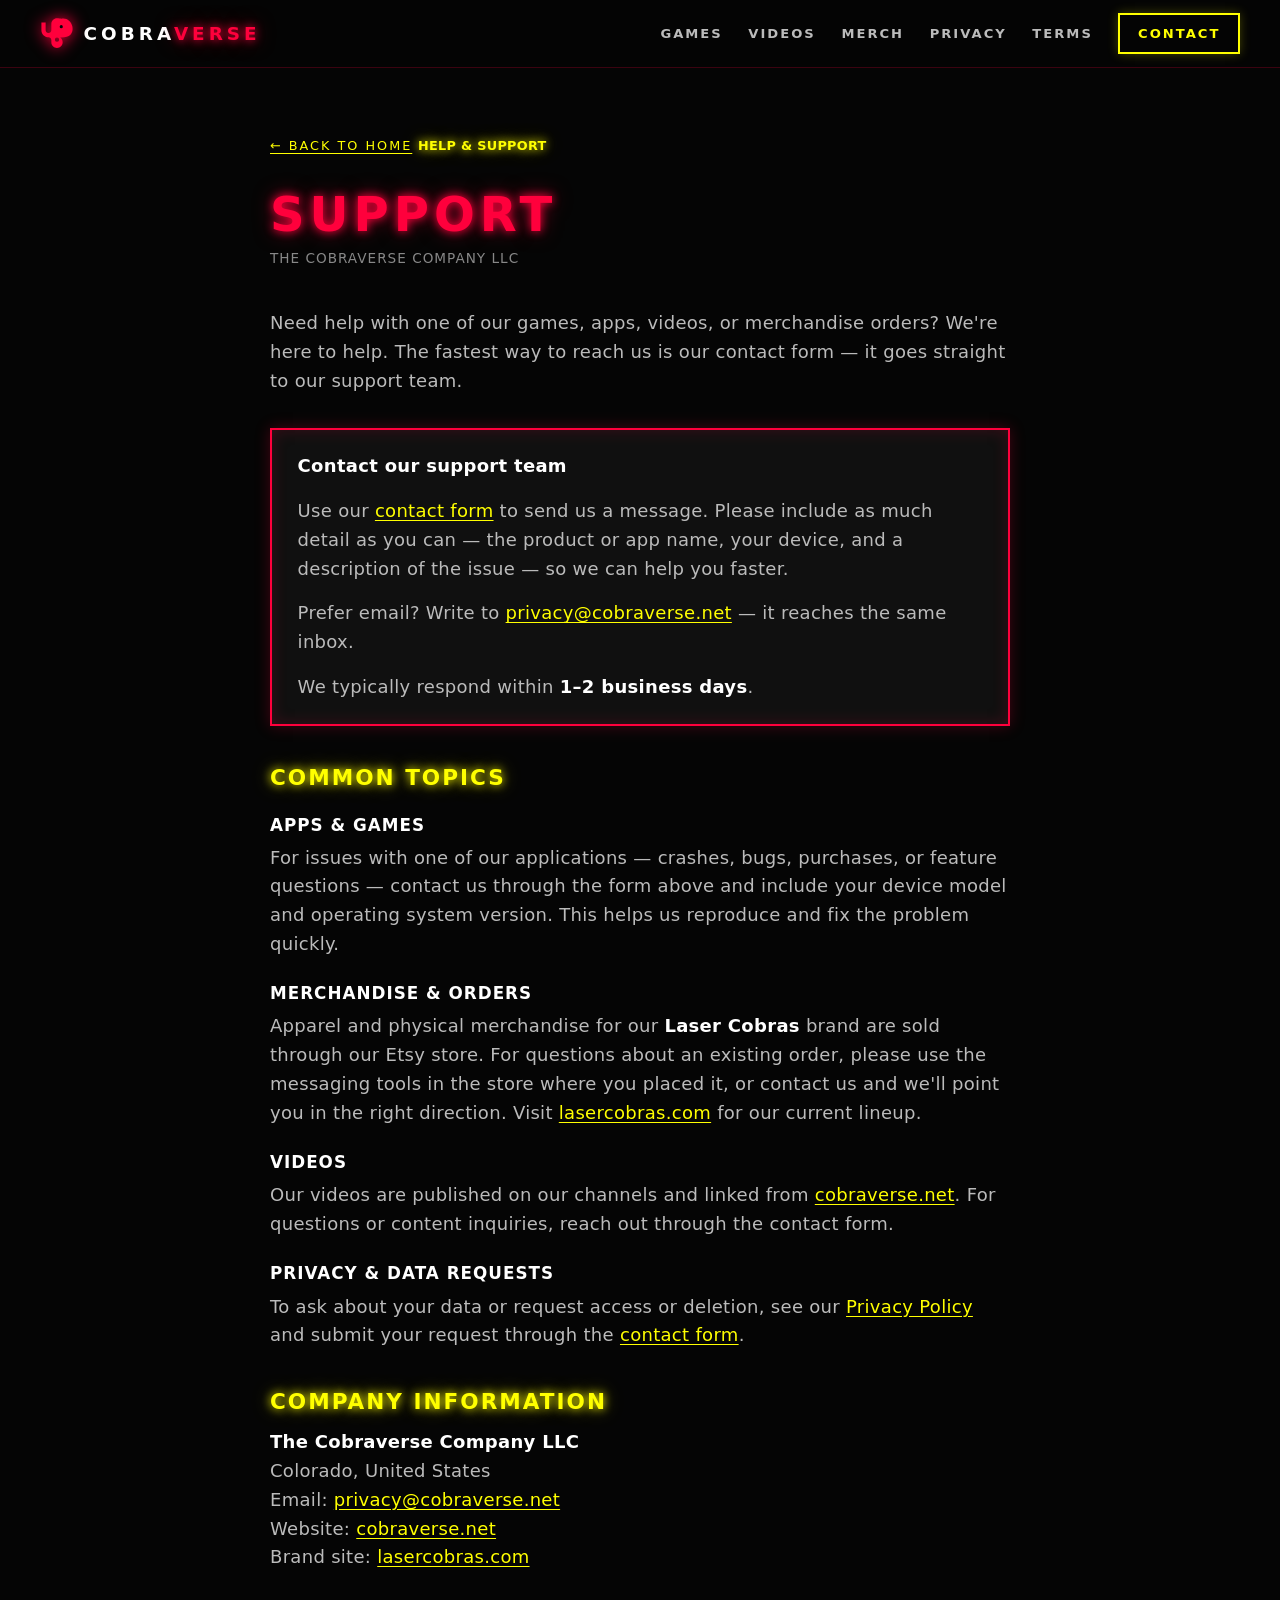
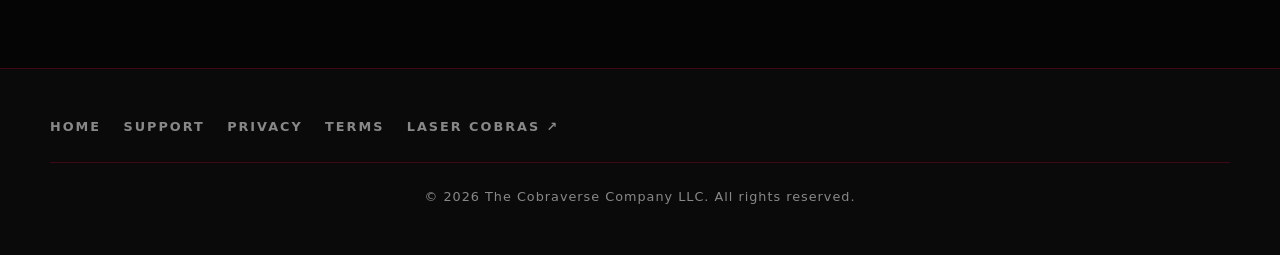
<file: support.html>
<!DOCTYPE html>
<html lang="en">
<head>
  <meta charset="UTF-8" />
  <meta name="viewport" content="width=device-width, initial-scale=1.0" />
  <title>Support — The Cobraverse Company LLC</title>
  <meta name="description" content="Support for The Cobraverse Company LLC games, apps, videos, and merchandise." />
  <meta name="theme-color" content="#050505" />
  <meta name="robots" content="index,follow" />
  <link rel="icon" href="assets/favicon.svg" type="image/svg+xml" />
  <link rel="stylesheet" href="styles.css" />
</head>
<body>
  <header class="nav">
    <a href="index.html" class="brand" aria-label="Cobraverse home">
      <svg class="brand-mark" viewBox="0 0 48 48" width="34" height="34" aria-hidden="true"><use href="#cobra-glyph" /></svg>
      <span class="brand-text">COBRA<span class="brand-accent">VERSE</span></span>
    </a>
    <nav class="nav-links" aria-label="Primary">
      <a href="index.html#games">Games</a>
      <a href="index.html#videos">Videos</a>
      <a href="index.html#merch">Merch</a>
      <a href="privacy.html">Privacy</a>
      <a href="terms.html">Terms</a>
      <a href="index.html#contact" class="nav-cta">Contact</a>
    </nav>
  </header>

  <main class="legal">
    <a href="index.html" class="back-link">← Back to home</a>
    <p class="eyebrow">Help &amp; Support</p>
    <h1>Support</h1>
    <p class="updated">The Cobraverse Company LLC</p>

    <p>
      Need help with one of our games, apps, videos, or merchandise orders? We're
      here to help. The fastest way to reach us is our contact form — it goes
      straight to our support team.
    </p>

    <div class="callout">
      <p><strong>Contact our support team</strong></p>
      <p>
        Use our <a href="index.html#contact">contact form</a> to send us a
        message. Please include as much detail as you can — the product or app
        name, your device, and a description of the issue — so we can help you
        faster.
      </p>
      <p>
        Prefer email? Write to <a href="mailto:privacy@cobraverse.net">privacy@cobraverse.net</a>
        — it reaches the same inbox.
      </p>
      <p>We typically respond within <strong>1–2 business days</strong>.</p>
    </div>

    <h2>Common topics</h2>

    <h3>Apps &amp; games</h3>
    <p>
      For issues with one of our applications — crashes, bugs, purchases, or
      feature questions — contact us through the form above and include your
      device model and operating system version. This helps us reproduce and fix
      the problem quickly.
    </p>

    <h3>Merchandise &amp; orders</h3>
    <p>
      Apparel and physical merchandise for our <strong>Laser Cobras</strong>
      brand are sold through our Etsy store. For questions about an existing
      order, please use the messaging tools in the store where you placed it, or
      contact us and we'll point you in the right direction. Visit
      <a href="https://lasercobras.com" target="_blank" rel="noopener">lasercobras.com</a>
      for our current lineup.
    </p>

    <h3>Videos</h3>
    <p>
      Our videos are published on our channels and linked from
      <a href="index.html#videos">cobraverse.net</a>. For questions or content
      inquiries, reach out through the contact form.
    </p>

    <h3>Privacy &amp; data requests</h3>
    <p>
      To ask about your data or request access or deletion, see our
      <a href="privacy.html">Privacy Policy</a> and submit your request through
      the <a href="index.html#contact">contact form</a>.
    </p>

    <h2>Company information</h2>
    <p>
      <strong>The Cobraverse Company LLC</strong><br />
      Colorado, United States<br />
      Email: <a href="mailto:privacy@cobraverse.net">privacy@cobraverse.net</a><br />
      Website: <a href="index.html">cobraverse.net</a><br />
      Brand site: <a href="https://lasercobras.com" target="_blank" rel="noopener">lasercobras.com</a>
    </p>
  </main>

  <footer class="footer">
    <div class="footer-inner">
      <nav class="footer-links" aria-label="Footer">
        <a href="index.html">Home</a>
        <a href="support.html">Support</a>
        <a href="privacy.html">Privacy</a>
        <a href="terms.html">Terms</a>
        <a href="https://lasercobras.com" target="_blank" rel="noopener">Laser Cobras ↗</a>
      </nav>
      <p class="copyright">© <span id="year"></span> The Cobraverse Company LLC. All rights reserved.</p>
    </div>
  </footer>

  <svg width="0" height="0" style="position:absolute" aria-hidden="true">
    <symbol id="cobra-glyph" viewBox="0 0 48 48">
      <path fill="currentColor" d="M24 3c-4.4 0-8 3.6-8 8v9c0 2.2-1.8 4-4 4s-4-1.8-4-4V9H2v11c0 5.5 4.5 10 10 10 2.2 0 4 1.8 4 4v3c0 4.4 3.6 8 8 8s8-3.6 8-8c0-2.8-1.4-5.2-3.6-6.6C42.3 30.9 46 24.9 46 18c0-1.3-.2-2.6-.5-3.8C44 8 39 3.5 33 3.5c-1 0-2 .1-3 .4C28.6 3.3 26.4 3 24 3zm0 33.5a3 3 0 110-6 3 3 0 010 6z"/>
      <circle cx="30" cy="15" r="2.2" fill="#05060a"/>
    </symbol>
  </svg>
  <script src="notice.js"></script>
  <script>document.getElementById('year').textContent = new Date().getFullYear();</script>

  <!-- Visitor analytics via GoatCounter (privacy-friendly, no cookies). Site: cobraverse.goatcounter.com -->
  <script data-goatcounter="https://cobraverse.goatcounter.com/count"
          async src="//gc.zgo.at/count.js"></script>
</body>
</html>
</file>
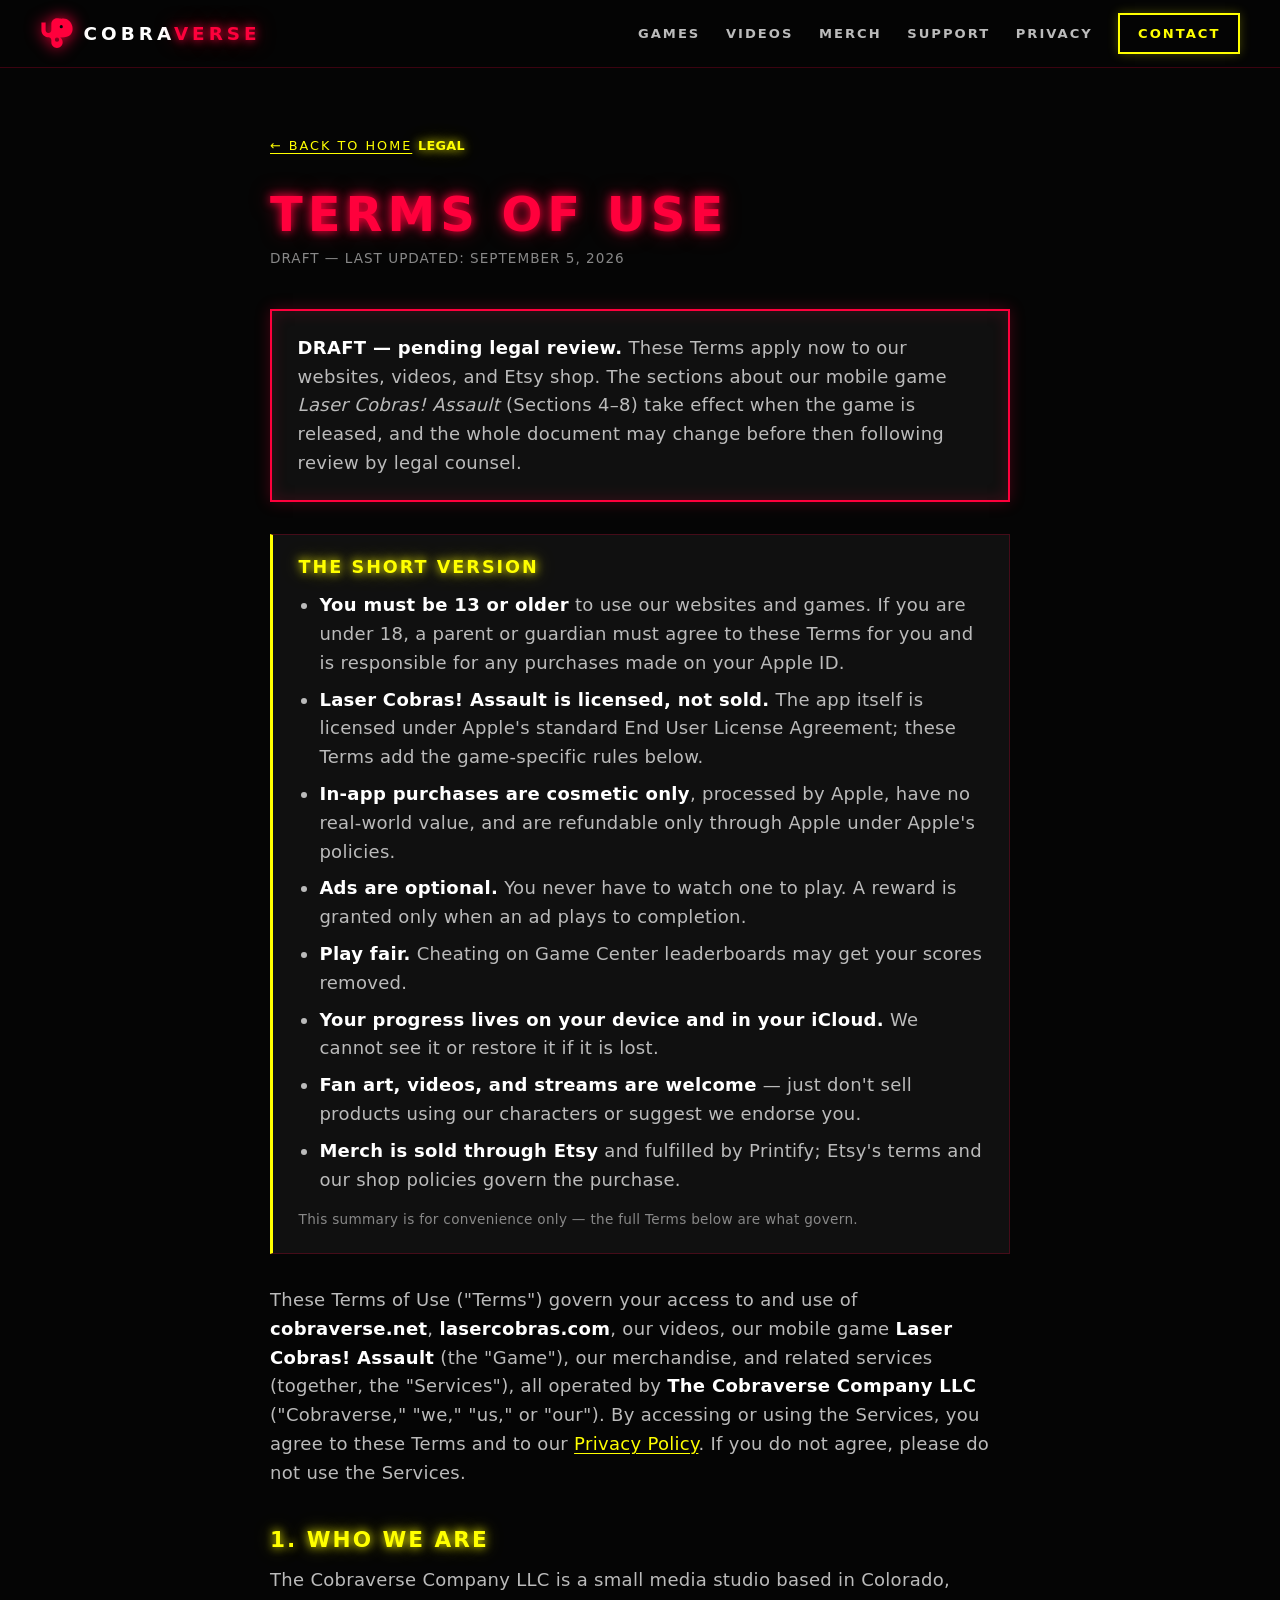
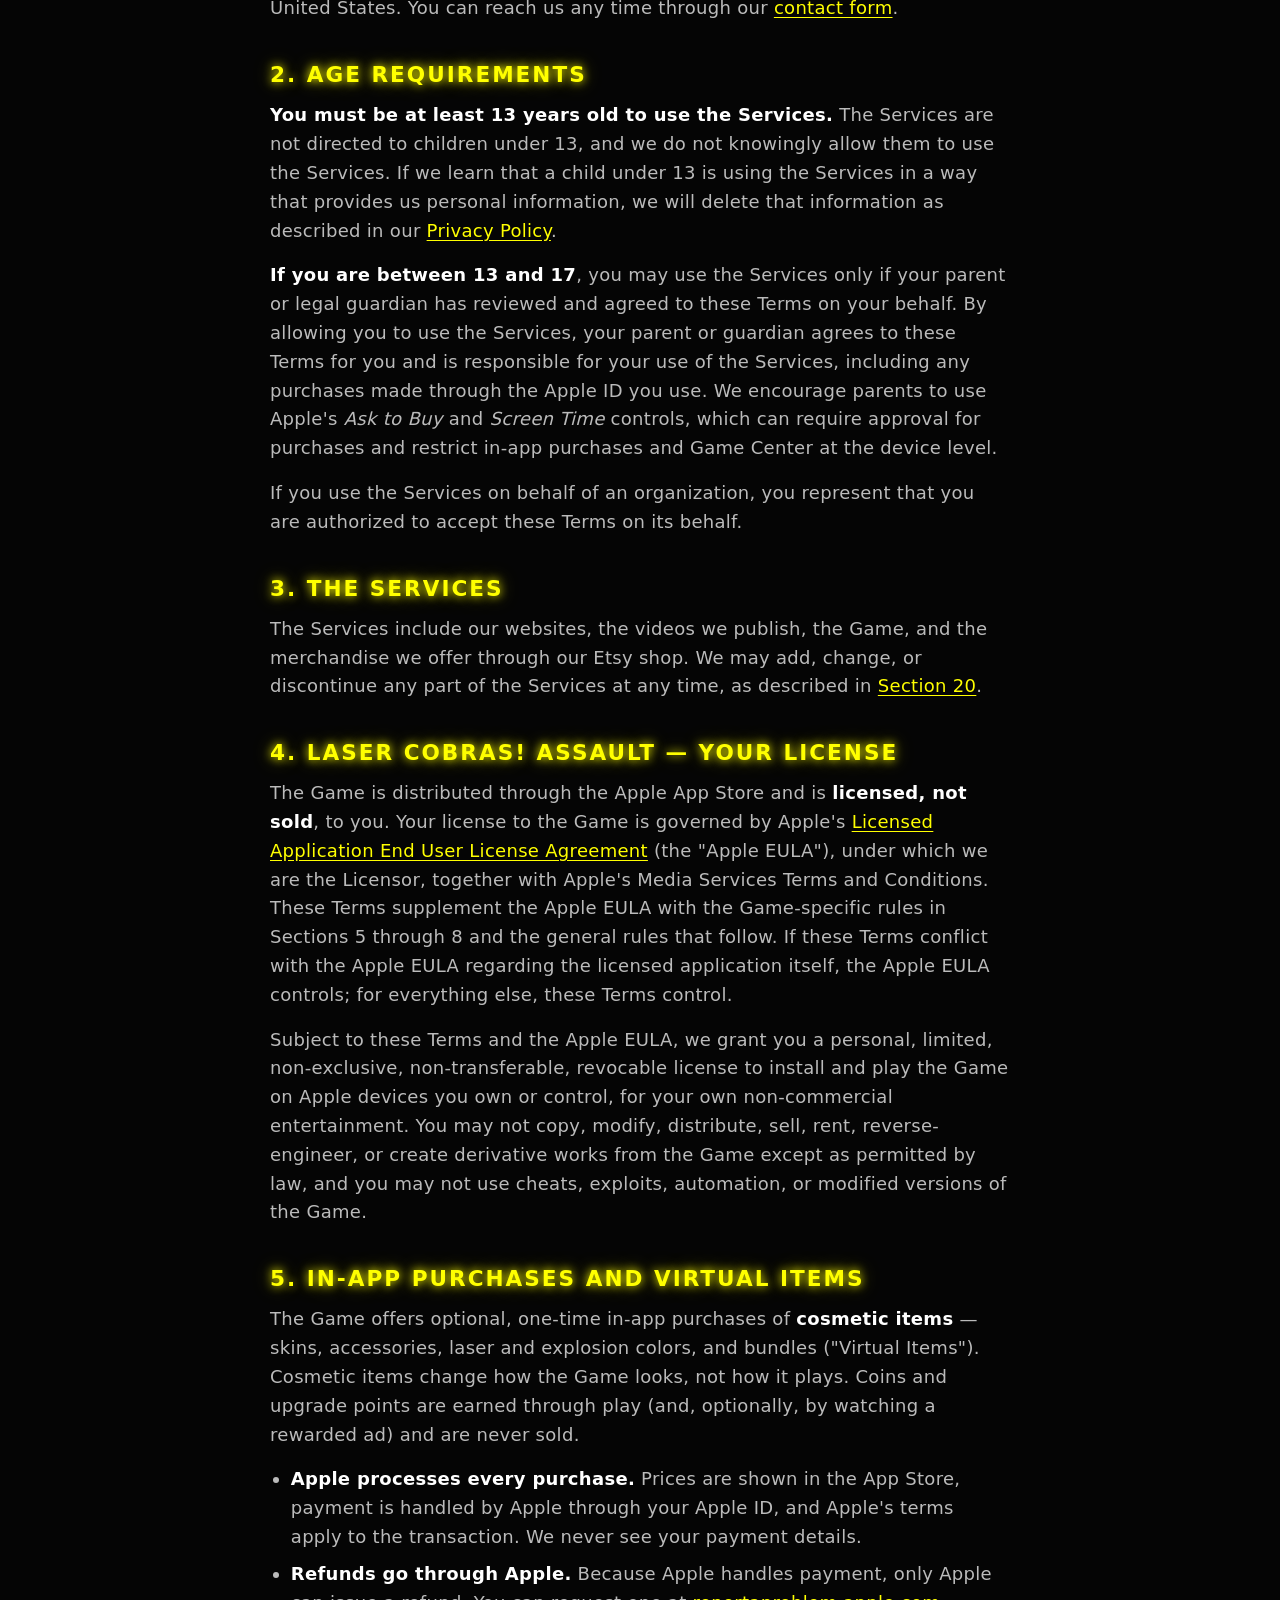
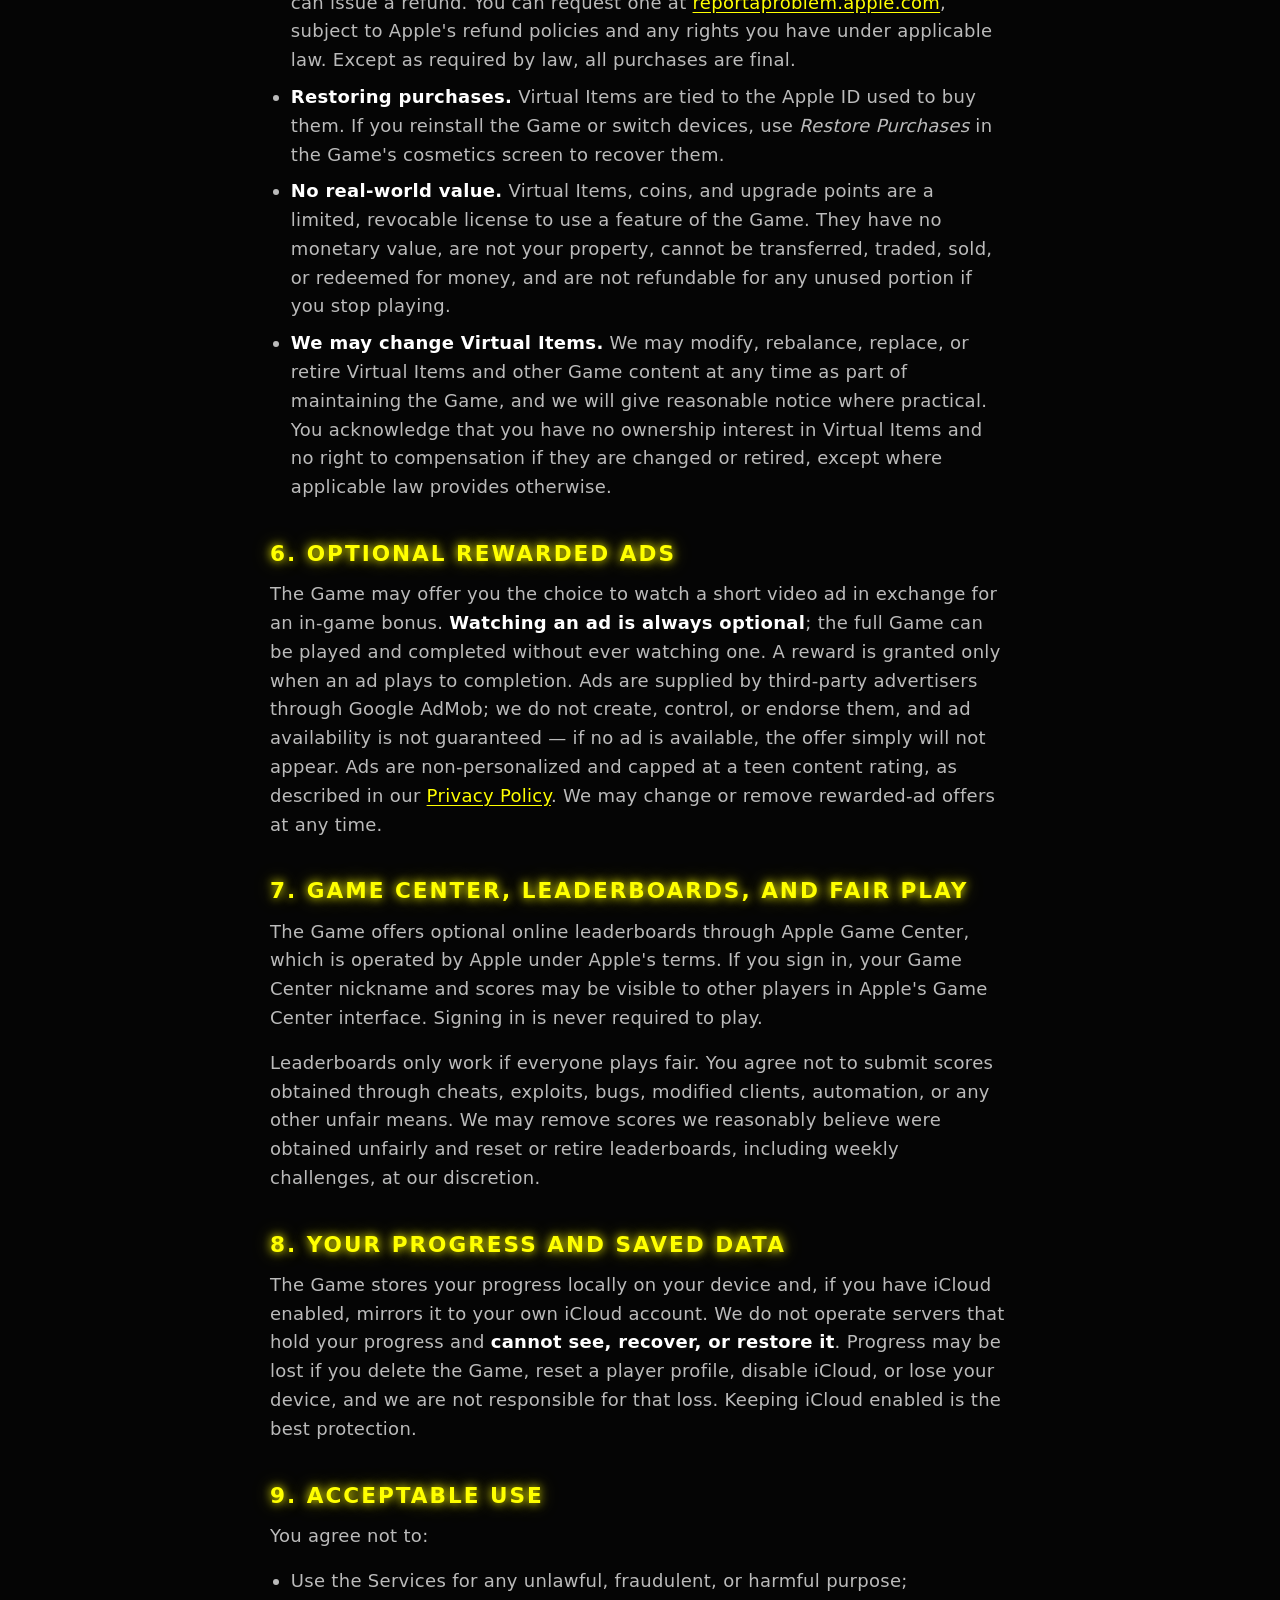
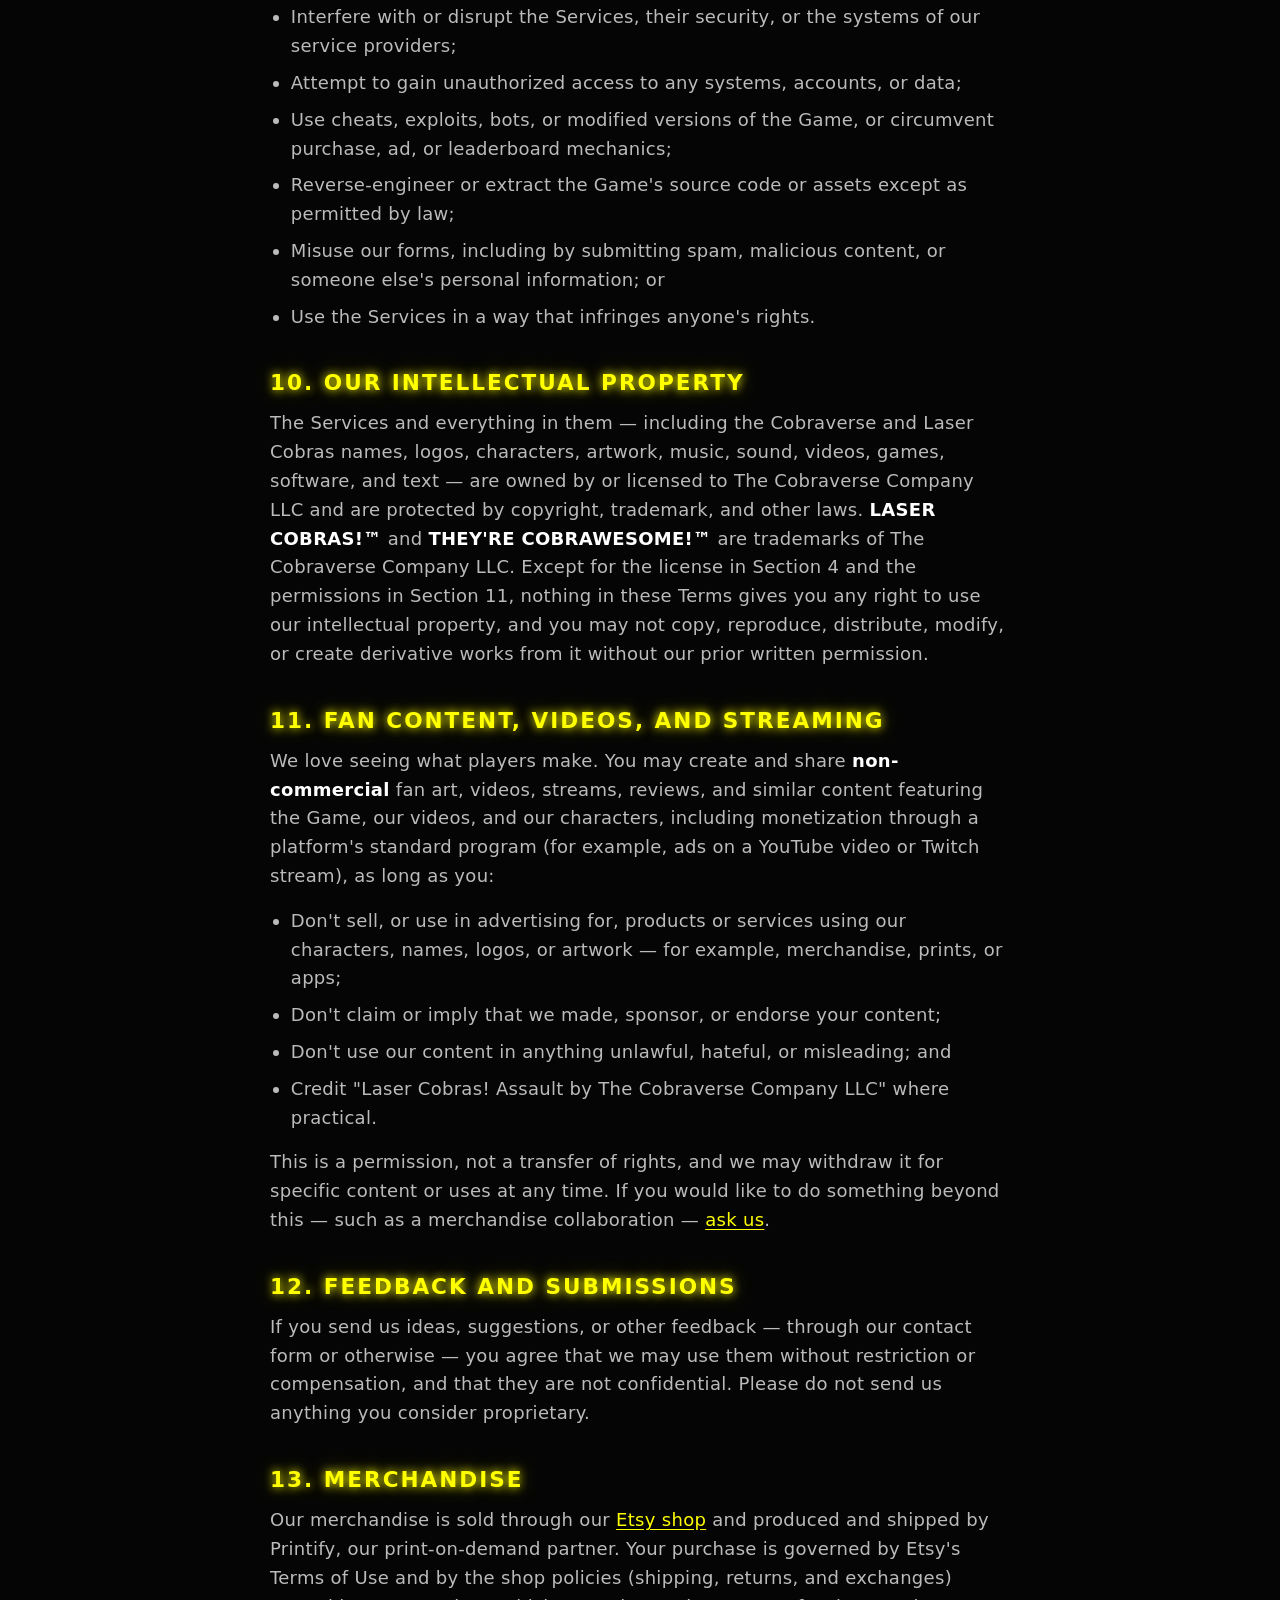
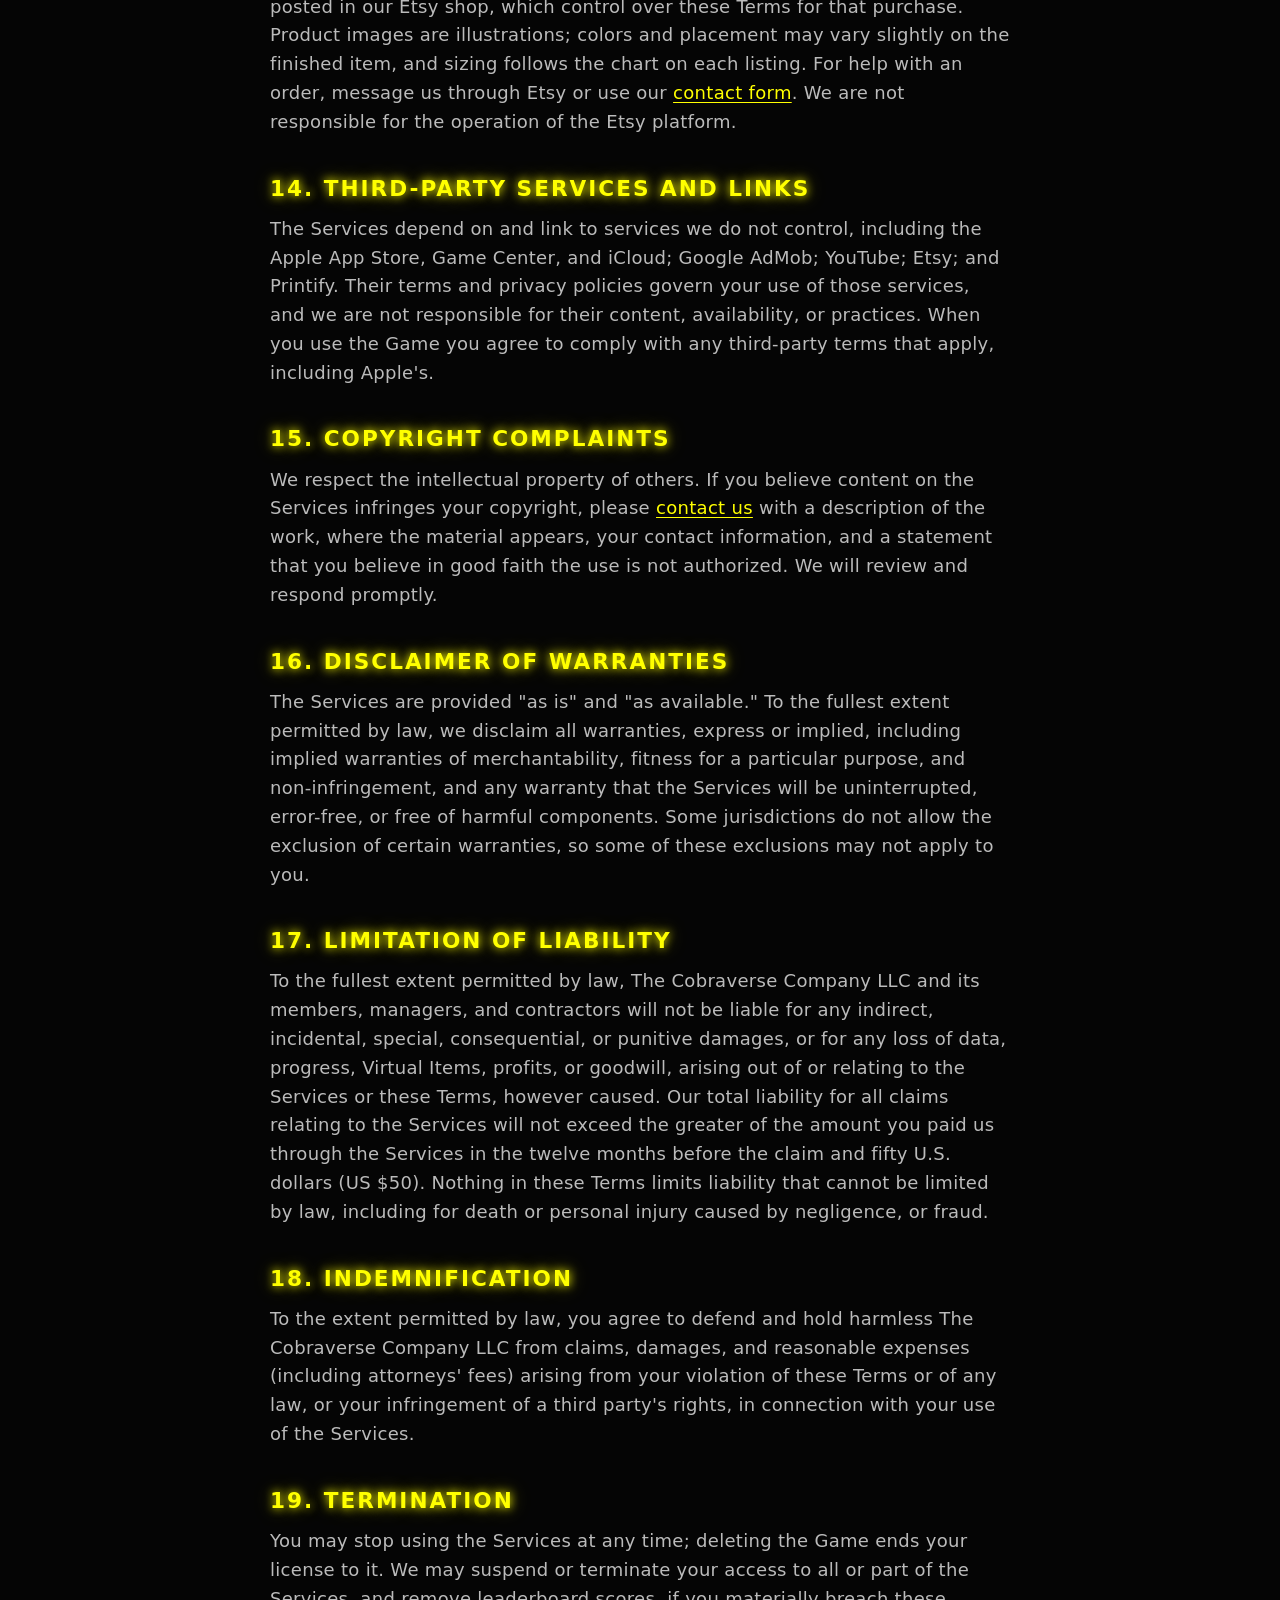
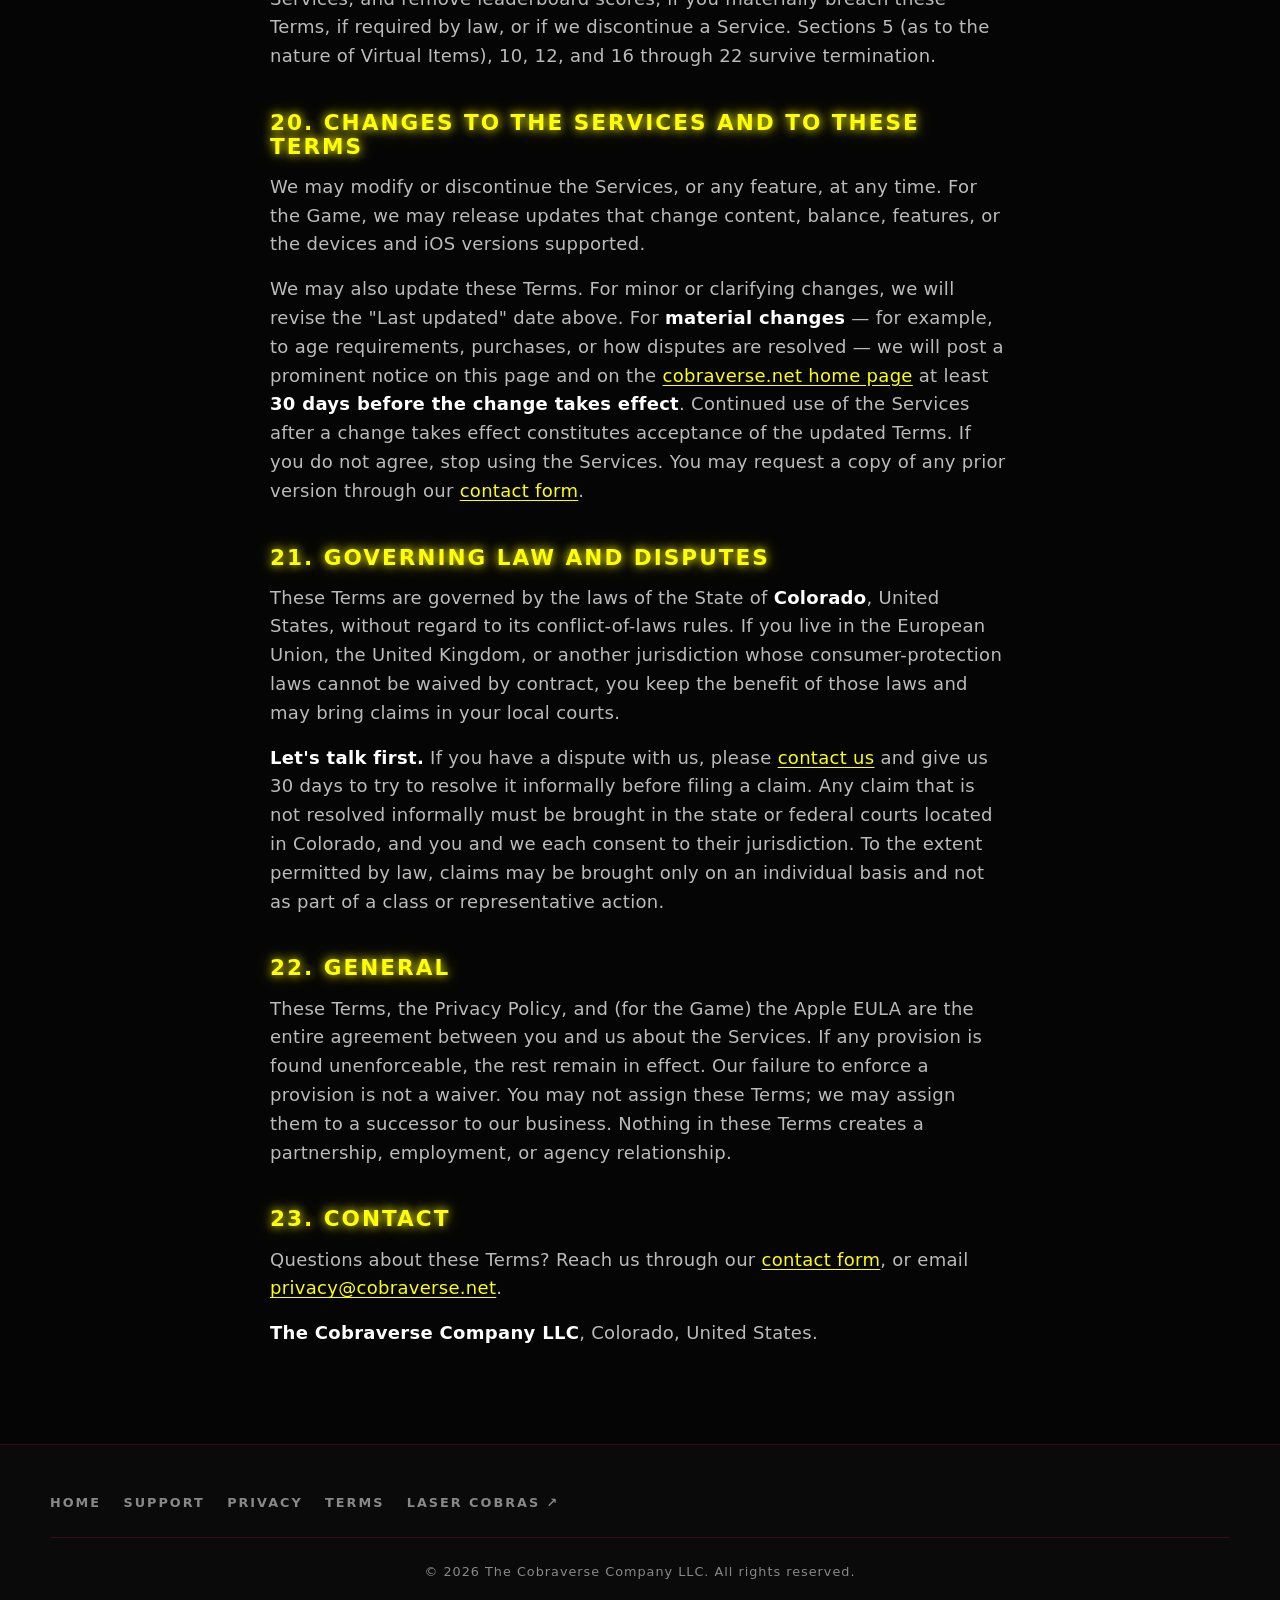
<file: terms.html>
<!DOCTYPE html>
<html lang="en">
<head>
  <meta charset="UTF-8" />
  <meta name="viewport" content="width=device-width, initial-scale=1.0" />
  <title>Terms of Use — The Cobraverse Company LLC</title>
  <meta name="description" content="Terms of Use for The Cobraverse Company LLC (cobraverse.net, lasercobras.com), our Etsy shop, and our mobile game Laser Cobras! Assault." />
  <meta name="theme-color" content="#050505" />
  <meta name="robots" content="index,follow" />
  <link rel="icon" href="assets/favicon.svg" type="image/svg+xml" />
  <link rel="stylesheet" href="styles.css" />
</head>
<body>
  <header class="nav">
    <a href="index.html" class="brand" aria-label="Cobraverse home">
      <svg class="brand-mark" viewBox="0 0 48 48" width="34" height="34" aria-hidden="true"><use href="#cobra-glyph" /></svg>
      <span class="brand-text">COBRA<span class="brand-accent">VERSE</span></span>
    </a>
    <nav class="nav-links" aria-label="Primary">
      <a href="index.html#games">Games</a>
      <a href="index.html#videos">Videos</a>
      <a href="index.html#merch">Merch</a>
      <a href="support.html">Support</a>
      <a href="privacy.html">Privacy</a>
      <a href="index.html#contact" class="nav-cta">Contact</a>
    </nav>
  </header>

  <main class="legal">
    <a href="index.html" class="back-link">← Back to home</a>
    <p class="eyebrow">Legal</p>
    <h1>Terms of Use</h1>
    <p class="updated">Draft — Last updated: September 5, 2026</p>

    <!-- LAUNCH TODO: remove this callout (and the "Draft — " prefix on the .updated line
         above) once counsel has signed off and Laser Cobras! Assault is released. -->
    <div class="callout">
      <p>
        <strong>DRAFT — pending legal review.</strong> These Terms apply now to
        our websites, videos, and Etsy shop. The sections about our mobile game
        <em>Laser Cobras! Assault</em> (Sections 4–8) take effect when the game
        is released, and the whole document may change before then following
        review by legal counsel.
      </p>
    </div>

    <div class="summary" id="summary">
      <h2>The short version</h2>
      <ul>
        <li><strong>You must be 13 or older</strong> to use our websites and games.
          If you are under 18, a parent or guardian must agree to these Terms for
          you and is responsible for any purchases made on your Apple ID.</li>
        <li><strong>Laser Cobras! Assault is licensed, not sold.</strong> The app
          itself is licensed under Apple's standard End User License Agreement;
          these Terms add the game-specific rules below.</li>
        <li><strong>In-app purchases are cosmetic only</strong>, processed by
          Apple, have no real-world value, and are refundable only through Apple
          under Apple's policies.</li>
        <li><strong>Ads are optional.</strong> You never have to watch one to play.
          A reward is granted only when an ad plays to completion.</li>
        <li><strong>Play fair.</strong> Cheating on Game Center leaderboards may get
          your scores removed.</li>
        <li><strong>Your progress lives on your device and in your iCloud.</strong>
          We cannot see it or restore it if it is lost.</li>
        <li><strong>Fan art, videos, and streams are welcome</strong> — just don't
          sell products using our characters or suggest we endorse you.</li>
        <li><strong>Merch is sold through Etsy</strong> and fulfilled by Printify;
          Etsy's terms and our shop policies govern the purchase.</li>
      </ul>
      <p>This summary is for convenience only — the full Terms below are what govern.</p>
    </div>

    <p>
      These Terms of Use ("Terms") govern your access to and use of
      <strong>cobraverse.net</strong>, <strong>lasercobras.com</strong>, our videos,
      our mobile game <strong>Laser Cobras! Assault</strong> (the "Game"), our
      merchandise, and related services (together, the "Services"), all operated
      by <strong>The Cobraverse Company LLC</strong> ("Cobraverse," "we," "us," or
      "our"). By accessing or using the Services, you agree to these Terms and to
      our <a href="privacy.html">Privacy Policy</a>. If you do not agree, please do
      not use the Services.
    </p>
    <h2>1. Who we are</h2>
    <p>
      The Cobraverse Company LLC is a small media studio based in Colorado, United
      States. You can reach us any time through our
      <a href="index.html#contact">contact form</a>.
    </p>

    <h2 id="age">2. Age requirements</h2>
    <p>
      <strong>You must be at least 13 years old to use the Services.</strong> The
      Services are not directed to children under 13, and we do not knowingly
      allow them to use the Services. If we learn that a child under 13 is using
      the Services in a way that provides us personal information, we will delete
      that information as described in our
      <a href="privacy.html#children">Privacy Policy</a>.
    </p>
    <p>
      <strong>If you are between 13 and 17</strong>, you may use the Services only
      if your parent or legal guardian has reviewed and agreed to these Terms on
      your behalf. By allowing you to use the Services, your parent or guardian
      agrees to these Terms for you and is responsible for your use of the
      Services, including any purchases made through the Apple ID you use. We
      encourage parents to use Apple's <em>Ask to Buy</em> and <em>Screen Time</em>
      controls, which can require approval for purchases and restrict in-app
      purchases and Game Center at the device level.
    </p>
    <p>
      If you use the Services on behalf of an organization, you represent that you
      are authorized to accept these Terms on its behalf.
    </p>

    <h2>3. The Services</h2>
    <p>
      The Services include our websites, the videos we publish, the Game, and the
      merchandise we offer through our Etsy shop. We may add, change, or
      discontinue any part of the Services at any time, as described in
      <a href="#changes">Section 20</a>.
    </p>

    <h2 id="license">4. Laser Cobras! Assault — your license</h2>
    <p>
      The Game is distributed through the Apple App Store and is
      <strong>licensed, not sold</strong>, to you. Your license to the Game is
      governed by Apple's
      <a href="https://www.apple.com/legal/internet-services/itunes/dev/stdeula/" target="_blank" rel="noopener">Licensed Application End User License Agreement</a>
      (the "Apple EULA"), under which we are the Licensor, together with Apple's
      Media Services Terms and Conditions. These Terms supplement the Apple EULA
      with the Game-specific rules in Sections 5 through 8 and the general rules
      that follow. If these Terms
      conflict with the Apple EULA regarding the licensed application itself, the
      Apple EULA controls; for everything else, these Terms control.
    </p>
    <p>
      Subject to these Terms and the Apple EULA, we grant you a personal,
      limited, non-exclusive, non-transferable, revocable license to install and
      play the Game on Apple devices you own or control, for your own
      non-commercial entertainment. You may not copy, modify, distribute, sell,
      rent, reverse-engineer, or create derivative works from the Game except as
      permitted by law, and you may not use cheats, exploits, automation, or
      modified versions of the Game.
    </p>

    <h2 id="purchases">5. In-app purchases and virtual items</h2>
    <p>
      The Game offers optional, one-time in-app purchases of
      <strong>cosmetic items</strong> — skins, accessories, laser and explosion
      colors, and bundles ("Virtual Items"). Cosmetic items change how the Game
      looks, not how it plays. Coins and upgrade points are earned through play
      (and, optionally, by watching a rewarded ad) and are never sold.
    </p>
    <ul>
      <li><strong>Apple processes every purchase.</strong> Prices are shown in the
        App Store, payment is handled by Apple through your Apple ID, and Apple's
        terms apply to the transaction. We never see your payment details.</li>
      <li><strong>Refunds go through Apple.</strong> Because Apple handles payment,
        only Apple can issue a refund. You can request one at
        <a href="https://reportaproblem.apple.com" target="_blank" rel="noopener">reportaproblem.apple.com</a>,
        subject to Apple's refund policies and any rights you have under
        applicable law. Except as required by law, all purchases are final.</li>
      <li><strong>Restoring purchases.</strong> Virtual Items are tied to the
        Apple ID used to buy them. If you reinstall the Game or switch devices,
        use <em>Restore Purchases</em> in the Game's cosmetics screen to recover
        them.</li>
      <li><strong>No real-world value.</strong> Virtual Items, coins, and upgrade
        points are a limited, revocable license to use a feature of the Game.
        They have no monetary value, are not your property, cannot be transferred,
        traded, sold, or redeemed for money, and are not refundable for any
        unused portion if you stop playing.</li>
      <li><strong>We may change Virtual Items.</strong> We may modify, rebalance,
        replace, or retire Virtual Items and other Game content at any time as
        part of maintaining the Game, and we will give reasonable notice where
        practical. You acknowledge that you have no ownership interest in
        Virtual Items and no right to compensation if they are changed or
        retired, except where applicable law provides otherwise.</li>
    </ul>

    <h2 id="ads">6. Optional rewarded ads</h2>
    <p>
      The Game may offer you the choice to watch a short video ad in exchange for
      an in-game bonus. <strong>Watching an ad is always optional</strong>; the full
      Game can be played and completed without ever watching one. A reward is
      granted only when an ad plays to completion. Ads are supplied by third-party
      advertisers through Google AdMob; we do not create, control, or endorse
      them, and ad availability is not guaranteed — if no ad is available, the
      offer simply will not appear. Ads are non-personalized and capped at a
      teen content rating, as described in our
      <a href="privacy.html#advertising">Privacy Policy</a>. We may change or
      remove rewarded-ad offers at any time.
    </p>

    <h2 id="leaderboards">7. Game Center, leaderboards, and fair play</h2>
    <p>
      The Game offers optional online leaderboards through Apple Game Center,
      which is operated by Apple under Apple's terms. If you sign in, your Game
      Center nickname and scores may be visible to other players in Apple's Game
      Center interface. Signing in is never required to play.
    </p>
    <p>
      Leaderboards only work if everyone plays fair. You agree not to submit
      scores obtained through cheats, exploits, bugs, modified clients, automation,
      or any other unfair means. We may remove scores we reasonably believe were
      obtained unfairly and reset or retire leaderboards, including weekly
      challenges, at our discretion.
    </p>

    <h2 id="progress">8. Your progress and saved data</h2>
    <p>
      The Game stores your progress locally on your device and, if you have
      iCloud enabled, mirrors it to your own iCloud account. We do not operate
      servers that hold your progress and <strong>cannot see, recover, or restore
      it</strong>. Progress may be lost if you delete the Game, reset a player
      profile, disable iCloud, or lose your device, and we are not responsible for
      that loss. Keeping iCloud enabled is the best protection.
    </p>

    <h2>9. Acceptable use</h2>
    <p>You agree not to:</p>
    <ul>
      <li>Use the Services for any unlawful, fraudulent, or harmful purpose;</li>
      <li>Interfere with or disrupt the Services, their security, or the systems
        of our service providers;</li>
      <li>Attempt to gain unauthorized access to any systems, accounts, or data;</li>
      <li>Use cheats, exploits, bots, or modified versions of the Game, or
        circumvent purchase, ad, or leaderboard mechanics;</li>
      <li>Reverse-engineer or extract the Game's source code or assets except as
        permitted by law;</li>
      <li>Misuse our forms, including by submitting spam, malicious content, or
        someone else's personal information; or</li>
      <li>Use the Services in a way that infringes anyone's rights.</li>
    </ul>

    <h2 id="ip">10. Our intellectual property</h2>
    <p>
      The Services and everything in them — including the Cobraverse and Laser
      Cobras names, logos, characters, artwork, music, sound, videos, games,
      software, and text — are owned by or licensed to The Cobraverse Company LLC
      and are protected by copyright, trademark, and other laws.
      <strong>LASER COBRAS!™</strong> and <strong>THEY'RE COBRAWESOME!™</strong> are
      trademarks of The Cobraverse Company LLC. Except for the license in
      Section 4 and the permissions in Section 11, nothing in these Terms gives
      you any right to use our intellectual property, and you may not copy,
      reproduce, distribute, modify, or create derivative works from it without
      our prior written permission.
    </p>

    <h2 id="fan-content">11. Fan content, videos, and streaming</h2>
    <p>
      We love seeing what players make. You may create and share
      <strong>non-commercial</strong> fan art, videos, streams, reviews, and
      similar content featuring the Game, our videos, and our characters, including
      monetization through a platform's standard program (for example, ads on a
      YouTube video or Twitch stream), as long as you:
    </p>
    <ul>
      <li>Don't sell, or use in advertising for, products or services using our
        characters, names, logos, or artwork — for example, merchandise, prints,
        or apps;</li>
      <li>Don't claim or imply that we made, sponsor, or endorse your content;</li>
      <li>Don't use our content in anything unlawful, hateful, or misleading;
        and</li>
      <li>Credit "Laser Cobras! Assault by The Cobraverse Company LLC" where
        practical.</li>
    </ul>
    <p>
      This is a permission, not a transfer of rights, and we may withdraw it for
      specific content or uses at any time. If you would like to do something
      beyond this — such as a merchandise collaboration —
      <a href="index.html#contact">ask us</a>.
    </p>

    <h2 id="feedback">12. Feedback and submissions</h2>
    <p>
      If you send us ideas, suggestions, or other feedback — through our contact
      form or otherwise — you agree that we may use them without restriction or
      compensation, and that they are not confidential. Please do not send us
      anything you consider proprietary.
    </p>

    <h2 id="merch">13. Merchandise</h2>
    <p>
      Our merchandise is sold through our
      <a href="https://www.etsy.com/shop/TheCobraverseCompany" target="_blank" rel="noopener">Etsy shop</a>
      and produced and shipped by Printify, our print-on-demand partner. Your
      purchase is governed by Etsy's Terms of Use and by the shop policies
      (shipping, returns, and exchanges) posted in our Etsy shop, which control
      over these Terms for that purchase. Product images are illustrations;
      colors and placement may vary slightly on the finished item, and sizing
      follows the chart on each listing. For help with an order, message us
      through Etsy or use our <a href="index.html#contact">contact form</a>. We
      are not responsible for the operation of the Etsy platform.
    </p>

    <h2>14. Third-party services and links</h2>
    <p>
      The Services depend on and link to services we do not control, including
      the Apple App Store, Game Center, and iCloud; Google AdMob; YouTube; Etsy;
      and Printify. Their terms and privacy policies govern your use of those
      services, and we are not responsible for their content, availability, or
      practices. When you use the Game you agree to comply with any third-party
      terms that apply, including Apple's.
    </p>

    <h2 id="copyright">15. Copyright complaints</h2>
    <p>
      We respect the intellectual property of others. If you believe content on
      the Services infringes your copyright, please
      <a href="index.html#contact">contact us</a> with a description of the work,
      where the material appears, your contact information, and a statement that
      you believe in good faith the use is not authorized. We will review and
      respond promptly.
    </p>

    <h2>16. Disclaimer of warranties</h2>
    <p>
      The Services are provided "as is" and "as available." To the fullest extent
      permitted by law, we disclaim all warranties, express or implied, including
      implied warranties of merchantability, fitness for a particular purpose, and
      non-infringement, and any warranty that the Services will be uninterrupted,
      error-free, or free of harmful components. Some jurisdictions do not allow
      the exclusion of certain warranties, so some of these exclusions may not
      apply to you.
    </p>

    <h2>17. Limitation of liability</h2>
    <p>
      To the fullest extent permitted by law, The Cobraverse Company LLC and its
      members, managers, and contractors will not be liable for any indirect,
      incidental, special, consequential, or punitive damages, or for any loss of
      data, progress, Virtual Items, profits, or goodwill, arising out of or
      relating to the Services or these Terms, however caused. Our total
      liability for all claims relating to the Services will not exceed the
      greater of the amount you paid us through the Services in the twelve months
      before the claim and fifty U.S. dollars (US $50). Nothing in these Terms
      limits liability that cannot be limited by law, including for death or
      personal injury caused by negligence, or fraud.
    </p>

    <h2>18. Indemnification</h2>
    <p>
      To the extent permitted by law, you agree to defend and hold harmless The
      Cobraverse Company LLC from claims, damages, and reasonable expenses
      (including attorneys' fees) arising from your violation of these Terms or
      of any law, or your infringement of a third party's rights, in connection
      with your use of the Services.
    </p>

    <h2>19. Termination</h2>
    <p>
      You may stop using the Services at any time; deleting the Game ends your
      license to it. We may suspend or terminate your access to all or part of
      the Services, and remove leaderboard scores, if you materially breach these
      Terms, if required by law, or if we discontinue a Service. Sections 5 (as to
      the nature of Virtual Items), 10, 12, and 16 through 22 survive termination.
    </p>

    <h2 id="changes">20. Changes to the Services and to these Terms</h2>
    <p>
      We may modify or discontinue the Services, or any feature, at any time. For
      the Game, we may release updates that change content, balance, features, or
      the devices and iOS versions supported.
    </p>
    <p>
      We may also update these Terms. For minor or clarifying changes, we will
      revise the "Last updated" date above. For <strong>material changes</strong>
      — for example, to age requirements, purchases, or how disputes are resolved
      — we will post a prominent notice on this page and on the
      <a href="index.html">cobraverse.net home page</a> at least
      <strong>30 days before the change takes effect</strong>. Continued use of
      the Services after a change takes effect constitutes acceptance of the
      updated Terms. If you do not agree, stop using the Services. You may
      request a copy of any prior version through our
      <a href="index.html#contact">contact form</a>.
    </p>
    <!-- Where a state App Store Accountability Act applies (Texas in effect; Utah, Louisiana,
         Alabama follow in 2027), a "significant change" to these Terms, the Privacy Policy, or
         monetization also has to be reported to the App Store so parental consent can be
         refreshed. Track that in the game repo's ship checklist; it is not a public promise. -->

    <h2 id="disputes">21. Governing law and disputes</h2>
    <p>
      These Terms are governed by the laws of the State of
      <strong>Colorado</strong>, United States, without regard to its
      conflict-of-laws rules. If you live in the European Union, the United
      Kingdom, or another jurisdiction whose consumer-protection laws cannot be
      waived by contract, you keep the benefit of those laws and may bring claims
      in your local courts.
    </p>
    <p>
      <strong>Let's talk first.</strong> If you have a dispute with us, please
      <a href="index.html#contact">contact us</a> and give us 30 days to try to
      resolve it informally before filing a claim. Any claim that is not resolved
      informally must be brought in the state or federal courts located in
      Colorado, and you and we each consent to their jurisdiction. To the extent
      permitted by law, claims may be brought only on an individual basis and not
      as part of a class or representative action.
    </p>

    <h2>22. General</h2>
    <p>
      These Terms, the Privacy Policy, and (for the Game) the Apple EULA are the
      entire agreement between you and us about the Services. If any provision is
      found unenforceable, the rest remain in effect. Our failure to enforce a
      provision is not a waiver. You may not assign these Terms; we may assign
      them to a successor to our business. Nothing in these Terms creates a
      partnership, employment, or agency relationship.
    </p>

    <h2>23. Contact</h2>
    <p>
      Questions about these Terms? Reach us through our
      <a href="index.html#contact">contact form</a>, or email
      <a href="mailto:privacy@cobraverse.net">privacy@cobraverse.net</a>.
    </p>
    <p>
      <strong>The Cobraverse Company LLC</strong>, Colorado, United States.
    </p>
  </main>

  <footer class="footer">
    <div class="footer-inner">
      <nav class="footer-links" aria-label="Footer">
        <a href="index.html">Home</a>
        <a href="support.html">Support</a>
        <a href="privacy.html">Privacy</a>
        <a href="terms.html">Terms</a>
        <a href="https://lasercobras.com" target="_blank" rel="noopener">Laser Cobras ↗</a>
      </nav>
      <p class="copyright">© <span id="year"></span> The Cobraverse Company LLC. All rights reserved.</p>
    </div>
  </footer>

  <svg width="0" height="0" style="position:absolute" aria-hidden="true">
    <symbol id="cobra-glyph" viewBox="0 0 48 48">
      <path fill="currentColor" d="M24 3c-4.4 0-8 3.6-8 8v9c0 2.2-1.8 4-4 4s-4-1.8-4-4V9H2v11c0 5.5 4.5 10 10 10 2.2 0 4 1.8 4 4v3c0 4.4 3.6 8 8 8s8-3.6 8-8c0-2.8-1.4-5.2-3.6-6.6C42.3 30.9 46 24.9 46 18c0-1.3-.2-2.6-.5-3.8C44 8 39 3.5 33 3.5c-1 0-2 .1-3 .4C28.6 3.3 26.4 3 24 3zm0 33.5a3 3 0 110-6 3 3 0 010 6z"/>
      <circle cx="30" cy="15" r="2.2" fill="#05060a"/>
    </symbol>
  </svg>
  <script src="notice.js"></script>
  <script>document.getElementById('year').textContent = new Date().getFullYear();</script>

  <!-- Visitor analytics via GoatCounter (privacy-friendly, no cookies). Site: cobraverse.goatcounter.com -->
  <script data-goatcounter="https://cobraverse.goatcounter.com/count"
          async src="//gc.zgo.at/count.js"></script>
</body>
</html>
</file>
<file: styles.css>
/* ============================================================
   COBRAVERSE — styles.css
   Neon arcade style matched to lasercobras.com:
   red (#ff003c) + yellow (#ffff00) on near-black, heavy glow,
   uppercase wide-tracked type, Segoe UI.
   Plain CSS, no build step. Hosted on GitHub Pages.
   ============================================================ */

:root {
  --bg:        #050505;
  --bg-2:      #0a0a0a;
  --bg-3:      #0d0d0d;
  --surface:   #101010;
  --red:       #ff003c;   /* laser red — primary accent */
  --yellow:    #ffff00;   /* neon yellow — secondary accent */
  --text:      #ffffff;
  --muted:     #bbbbbb;
  --muted-2:   #888888;
  --line:      rgba(255,0,60,0.22);
  --radius:    4px;
  --maxw:      1180px;
  --ease:      cubic-bezier(.2,.7,.2,1);
  --glow-red:  0 0 10px #ff003c, 0 0 20px rgba(255,0,60,.5);
  --glow-yel:  0 0 10px #ffff00, 0 0 20px rgba(255,255,0,.4);
}

* { margin: 0; padding: 0; box-sizing: border-box; }

html { scroll-behavior: smooth; scroll-padding-top: 84px; overflow-x: hidden; }

body {
  background-color: var(--bg);
  color: var(--text);
  font-family: 'Segoe UI', system-ui, -apple-system, Roboto, sans-serif;
  font-size: 18px;
  line-height: 1.6;
  -webkit-font-smoothing: antialiased;
  overflow-x: hidden;
}

h1, h2, h3 { text-transform: uppercase; line-height: 1.1; }

a { color: inherit; text-decoration: none; }
img { max-width: 100%; display: block; }

/* Reusable neon divider (matches .laser-divider on lasercobras.com) */
.laser-divider {
  height: 1px;
  width: 80%;
  max-width: 1000px;
  background: linear-gradient(90deg, transparent, var(--red), transparent);
  margin: 0 auto;
  box-shadow: 0 0 10px var(--red);
}
.glow-bar {
  height: 4px; width: 90px;
  background: var(--red);
  margin: 18px auto 0;
  box-shadow: var(--glow-red);
}

/* ---------- Buttons ---------- */
.btn {
  display: inline-flex;
  align-items: center;
  justify-content: center;
  gap: .5rem;
  padding: 15px 30px;
  font-weight: 800;
  font-size: .95rem;
  letter-spacing: 2px;
  text-transform: uppercase;
  cursor: pointer;
  background: transparent;
  border: 2px solid var(--yellow);
  color: var(--yellow) !important;
  box-shadow: 0 0 10px rgba(255,255,0,.3);
  transition: all .3s ease;
}
.btn-primary:hover {
  background: var(--yellow);
  color: #000 !important;
  box-shadow: 0 0 25px var(--yellow);
  transform: scale(1.05);
}
.btn-ghost {
  border-color: var(--red);
  color: var(--red) !important;
  box-shadow: 0 0 10px rgba(255,0,60,.3);
}
.btn-ghost:hover {
  background: var(--red);
  color: #000 !important;
  box-shadow: 0 0 25px var(--red);
  transform: scale(1.05);
}
.btn-small { padding: 9px 18px; font-size: .78rem; letter-spacing: 1px; }

/* ---------- Nav ---------- */
.nav {
  position: fixed; top: 0; left: 0; right: 0; z-index: 50;
  display: flex; align-items: center; justify-content: space-between;
  padding: .8rem clamp(1rem, 4vw, 2.5rem);
  background: rgba(5,5,5,.82);
  backdrop-filter: blur(10px);
  border-bottom: 1px solid var(--line);
}
.brand { display: flex; align-items: center; gap: .6rem; }
.brand-mark { color: var(--red); filter: drop-shadow(0 0 8px var(--red)); }
.brand-text { font-weight: 800; font-size: 1.15rem; letter-spacing: 4px; text-transform: uppercase; }
.brand-accent { color: var(--red); text-shadow: var(--glow-red); }

.nav-links { display: flex; align-items: center; gap: clamp(1rem, 2vw, 1.7rem); }
.nav-links a {
  font-weight: 700; font-size: .82rem; letter-spacing: 2px; text-transform: uppercase;
  color: var(--muted); transition: color .2s, text-shadow .2s;
}
.nav-links a:hover { color: var(--red); text-shadow: var(--glow-red); }
.nav-cta {
  padding: .5rem 1.1rem;
  border: 2px solid var(--yellow);
  color: var(--yellow) !important;
  box-shadow: 0 0 10px rgba(255,255,0,.25);
}
.nav-cta:hover { background: var(--yellow); color: #000 !important; text-shadow: none !important; }

.nav-toggle { display: none; flex-direction: column; gap: 5px; background: none; border: none; cursor: pointer; padding: 6px; }
.nav-toggle span { width: 26px; height: 2px; background: var(--red); border-radius: 2px; box-shadow: var(--glow-red); transition: .3s; }

/* ---------- Hero ---------- */
.hero {
  position: relative;
  min-height: 100vh;
  display: flex;
  align-items: center;
  /* On wide screens, grow side padding so hero content stays in a centered band */
  padding: 120px max(clamp(1rem, 4vw, 2.5rem), calc((100% - 1600px) / 2)) 60px;
  overflow: hidden;
}
.hero-grid {
  position: absolute; inset: 0;
  background-image:
    linear-gradient(rgba(255,0,60,.06) 1px, transparent 1px),
    linear-gradient(90deg, rgba(255,0,60,.06) 1px, transparent 1px);
  background-size: 46px 46px;
  mask-image: radial-gradient(ellipse 80% 60% at 50% 40%, #000 40%, transparent 100%);
  animation: gridpan 30s linear infinite;
}
@keyframes gridpan { to { background-position: 46px 46px; } }
.hero-glow {
  position: absolute; top: -10%; right: -10%;
  width: 70vw; height: 70vw; max-width: 900px; max-height: 900px;
  background: radial-gradient(circle, rgba(255,0,60,.22), transparent 60%);
  filter: blur(20px); pointer-events: none;
}
.hero::after {
  /* Hero cobra art — drop your image at assets/hero.png (transparent PNG best) */
  content: "";
  position: absolute; top: 0; bottom: 0;
  right: max(0px, calc((100% - 1600px) / 2));
  width: min(48vw, 780px);
  background: url('assets/hero.png') no-repeat center right / contain;
  filter: drop-shadow(0 0 40px rgba(255,0,60,.55));
  pointer-events: none; opacity: .97;
  animation: pulse 4s infinite ease-in-out;
}
@keyframes pulse { 0%,100% { transform: scale(1); } 50% { transform: scale(1.03); } }
.hero-inner { position: relative; z-index: 2; max-width: 700px; }

.eyebrow {
  display: inline-block; margin-bottom: 1rem;
  font-size: .8rem; font-weight: 800; letter-spacing: 4px; text-transform: uppercase;
  color: var(--yellow); text-shadow: var(--glow-yel);
}
.hero-title {
  margin-bottom: 1.3rem;
  font-size: clamp(2.6rem, 8vw, 5.2rem);
  font-weight: 800;
  letter-spacing: 8px;
  color: var(--red);
  text-shadow: 0 0 20px #ff003c, 0 0 40px rgba(255,0,60,.5);
}
.grad-text { color: var(--yellow); text-shadow: var(--glow-yel); }
.hero-sub { font-size: clamp(1.05rem, 2vw, 1.25rem); color: var(--muted); max-width: 34em; letter-spacing: .5px; }
.hero-sub strong { color: var(--text); }
.hero-actions { display: flex; flex-wrap: wrap; gap: 1rem; margin: 2rem 0 2.6rem; }

.hero-stats { display: flex; gap: clamp(1.5rem, 4vw, 3rem); }
.hero-stats > div { display: flex; flex-direction: column; }
.stat-num { font-size: 2.2rem; font-weight: 800; color: var(--red); text-shadow: var(--glow-red); line-height: 1; }
.stat-label { font-size: .72rem; color: var(--muted); text-transform: uppercase; letter-spacing: 2px; margin-top: 4px; }

/* ---------- Sections ---------- */
.section { padding: clamp(4rem, 9vw, 7rem) clamp(1rem, 4vw, 2.5rem); max-width: var(--maxw); margin: 0 auto; }
.section.alt { max-width: none; background: linear-gradient(180deg, var(--bg-2), var(--bg)); border-top: 1px solid var(--line); border-bottom: 1px solid var(--line); }
.section.alt > * { max-width: var(--maxw); margin-left: auto; margin-right: auto; }
.section-head { text-align: center; max-width: 680px; margin: 0 auto 3rem; }
.section-head h2 {
  font-size: clamp(2rem, 5vw, 3rem); letter-spacing: 5px; margin-bottom: .3rem;
  color: var(--red); text-shadow: var(--glow-red);
}
.section-head .eyebrow { color: var(--yellow); }
.section-head h2::after { content: ""; display: block; height: 4px; width: 80px; margin: 16px auto 0; background: var(--red); box-shadow: var(--glow-red); }
.section-lead { color: var(--muted); font-size: 1.1rem; margin-top: 1.4rem; letter-spacing: .5px; }
.section-note { text-align: center; color: var(--muted-2); font-size: .9rem; margin-top: 2rem; font-style: italic; }

/* ---------- Factions ---------- */
.factions { display: grid; grid-template-columns: repeat(4, 1fr); gap: 1.4rem; }
.faction {
  position: relative;
  display: flex;
  flex-direction: column;
  padding: 2rem 1.5rem;
  border: 2px solid var(--accent);
  background: var(--bg-3);
  box-shadow: inset 0 0 18px color-mix(in srgb, var(--accent) 30%, transparent), 0 0 14px color-mix(in srgb, var(--accent) 22%, transparent);
  overflow: hidden;
  transition: transform .3s var(--ease), box-shadow .3s;
}
.faction:hover {
  transform: translateY(-6px);
  box-shadow: inset 0 0 26px color-mix(in srgb, var(--accent) 45%, transparent), 0 0 26px color-mix(in srgb, var(--accent) 45%, transparent);
}
.faction .faction-media {
  margin: -2rem -1.5rem 1.3rem;
  aspect-ratio: 4 / 3;
  background-size: contain;   /* fit whole cobra, never crop */
  background-position: center;
  background-repeat: no-repeat;
  border-bottom: 2px solid var(--accent);
  box-shadow: 0 6px 20px color-mix(in srgb, var(--accent) 22%, transparent);
}
/* mecha.jpg has a baked-in black background; make its banner black too so the
   letterbox seam disappears (the transparent cobras don't need this). */
.faction .faction-media.media-mecha { background-color: #000; background-image: url('assets/mecha.jpg'); }
/* laser.png carries extra transparent padding — scale it up to fill the banner. */
.faction .faction-media.media-laser { background-size: auto 132%; }
.faction h3 { margin-bottom: .5rem; font-size: 1.25rem; letter-spacing: 2px; color: var(--accent); text-shadow: 0 0 10px color-mix(in srgb, var(--accent) 60%, transparent); }
.faction-lead { margin-bottom: .7rem; color: var(--text); font-style: italic; font-weight: 600; font-size: .92rem; letter-spacing: .3px; }
/* Laser card links out to lasercobras.com — stretched overlay makes the whole card clickable */
.faction.link-card { cursor: pointer; }
.faction .faction-link { position: absolute; inset: 0; z-index: 4; }
.faction .faction-link:focus-visible { outline: 2px solid var(--accent); outline-offset: -5px; }
.faction h3 .ext-arrow { color: var(--accent); font-size: .8em; margin-left: .2em; vertical-align: 1px; }
.faction p { margin-bottom: 1.2rem; color: var(--muted); font-size: .98rem; }
.faction-tag {
  margin-top: auto; align-self: flex-start;
  font-size: .68rem; letter-spacing: 2px; text-transform: uppercase;
  color: var(--text); padding: .3rem .7rem; border: 1px solid var(--accent);
}

/* ---------- Cards (games / videos / merch) ---------- */
.cards { display: grid; grid-template-columns: repeat(3, 1fr); gap: 1.6rem; }
.merch-cards { grid-template-columns: repeat(4, 1fr); }
.video-grid { grid-template-columns: repeat(2, 1fr); }
/* Videos are vertical (YouTube Shorts) — portrait player beside the text */
.video-card { display: grid; grid-template-columns: auto 1fr; align-items: stretch; }
.video-embed {
  position: relative; width: clamp(190px, 22vw, 235px); aspect-ratio: 9 / 16;
  background: #000; overflow: hidden; border-right: 2px solid var(--line);
}
.video-embed iframe { position: absolute; inset: 0; width: 100%; height: 100%; border: 0; display: block; }
.video-card .card-body { align-self: center; }
@media (max-width: 860px) { .video-grid { grid-template-columns: 1fr; } }
@media (max-width: 560px) {
  .video-card { grid-template-columns: 1fr; }
  .video-embed { width: 100%; max-width: 235px; margin: 0 auto; border-right: 0; border-bottom: 2px solid var(--line); }
  .video-card .card-body { align-self: start; }
}

/* Featured game (single prominent card) */
.featured-game {
  display: grid; grid-template-columns: 0.85fr 1.15fr;
  border: 2px solid var(--line); background: var(--surface); overflow: hidden;
  transition: border-color .3s, box-shadow .3s;
}
.featured-game:hover { border-color: var(--red); box-shadow: inset 0 0 20px rgba(255,0,60,.15), 0 0 26px rgba(255,0,60,.3); }
.featured-game .featured-game-media {
  position: relative; min-height: 340px;
  background-size: contain; background-position: center; background-repeat: no-repeat;
  border-right: 2px solid var(--line);
}
.featured-game-body { padding: clamp(1.6rem, 4vw, 2.6rem); }
.featured-game-body h3 { font-size: clamp(1.5rem, 4vw, 2rem); letter-spacing: 2px; color: var(--text); margin-bottom: .4rem; }
.fg-tagline { color: var(--yellow); text-shadow: var(--glow-yel); font-weight: 700; letter-spacing: 1px; text-transform: uppercase; font-size: .95rem; margin-bottom: 1.1rem; }
.featured-game-body > p { color: var(--muted); margin-bottom: 1.3rem; }
.fg-features { list-style: none; display: grid; gap: .55rem; margin-bottom: 1.5rem; }
.fg-features li { position: relative; padding-left: 1.5rem; color: var(--text); font-size: .95rem; }
.fg-features li::before { content: "\25B8"; position: absolute; left: 0; color: var(--red); text-shadow: var(--glow-red); }
@media (max-width: 760px) {
  .featured-game { grid-template-columns: 1fr; }
  .featured-game .featured-game-media { border-right: 0; border-bottom: 2px solid var(--line); min-height: 240px; }
}
.card {
  border: 2px solid var(--line);
  background: var(--surface);
  overflow: hidden;
  transition: transform .3s var(--ease), border-color .3s, box-shadow .3s;
}
.card:hover { transform: translateY(-6px); border-color: var(--red); box-shadow: inset 0 0 18px rgba(255,0,60,.18), 0 0 22px rgba(255,0,60,.35); }
.card-media { position: relative; aspect-ratio: 16 / 10; background-size: cover; background-position: center; display: grid; place-items: center; }
.merch .card-media { aspect-ratio: 1 / 1; }
/* Faction-tinted image slots (gradient fallback until real images are added) */
.media-laser { background-image: url('assets/laser.png'), linear-gradient(135deg,#ff003c33,#7a001c11); background-color:#1a0008; }
.media-mecha { background-image: url('assets/mecha.jpg'), linear-gradient(135deg,#c8ced833,#5a606c11); background-color:#141414; }
.media-ice   { background-image: url('assets/ice.png'),   linear-gradient(135deg,#7ce7ff33,#1b4a6611); background-color:#08141c; }
.media-fire  { background-image: url('assets/fire.png'),  linear-gradient(135deg,#ff8a3d33,#ff2d2d11); background-color:#1e0f0c; }
.media-laser, .media-mecha, .media-ice, .media-fire { background-repeat:no-repeat; background-position:center; background-size:cover; }

.badge {
  position: absolute; top: .8rem; left: .8rem;
  font-size: .62rem; letter-spacing: 2px; text-transform: uppercase;
  padding: .35rem .7rem;
  background: rgba(5,5,5,.8); border: 1px solid var(--yellow); color: var(--yellow);
  box-shadow: 0 0 8px rgba(255,255,0,.3);
}
.play {
  width: 62px; height: 62px; border-radius: 50%; display: grid; place-items: center;
  background: rgba(5,5,5,.55); border: 2px solid var(--red); color: var(--red);
  font-size: 1.2rem; box-shadow: var(--glow-red); transition: transform .2s, background .2s, color .2s;
}
.video-card:hover .play { transform: scale(1.12); background: var(--red); color: #000; }
.card-body { padding: 1.3rem 1.3rem 1.5rem; }
.card-body h3 { margin-bottom: .5rem; font-size: 1.15rem; letter-spacing: 1.5px; color: var(--text); }
.card-body p { margin-bottom: 1rem; color: var(--muted); font-size: .95rem; }
.card-meta { font-size: .72rem; letter-spacing: 2px; text-transform: uppercase; color: var(--red); }

.merch .card-body { display: flex; flex-direction: column; align-items: flex-start; gap: .6rem; padding: 1.1rem; }
.merch .card-body h3 { font-size: 1rem; }
.price { font-weight: 800; color: var(--yellow); font-size: 1.15rem; text-shadow: var(--glow-yel); }
.merch-cta { text-align: center; }
.merch-cta .ext-arrow { font-size: .9em; }

/* ---------- About ---------- */
.about-grid { display: grid; grid-template-columns: 1.4fr 1fr; gap: clamp(2rem, 5vw, 4rem); align-items: center; }
.about h2 { font-size: clamp(1.8rem, 4vw, 2.6rem); letter-spacing: 4px; margin-bottom: 1.2rem; color: var(--red); text-shadow: var(--glow-red); }
.about p { color: var(--muted); margin-bottom: 1.1rem; letter-spacing: .3px; }
.about-list { list-style: none; display: grid; gap: 1rem; }
.about-list li {
  display: flex; flex-direction: column;
  padding: 1.1rem 1.3rem; border: 2px solid var(--line); background: var(--surface);
}
.about-list strong { color: var(--red); font-size: .85rem; letter-spacing: 2px; text-transform: uppercase; text-shadow: var(--glow-red); }
.about-list span { color: var(--muted); font-size: .9rem; }

/* ---------- Contact ---------- */
.contact { text-align: center; }
.contact-inner {
  max-width: 640px; margin: 0 auto;
  border: 2px solid var(--red);
  box-shadow: inset 0 0 20px rgba(255,0,60,.25), 0 0 20px rgba(255,0,60,.35);
  padding: clamp(1.6rem, 5vw, 3rem);
}
.contact h2 { font-size: clamp(1.8rem, 4vw, 2.6rem); letter-spacing: 4px; margin-bottom: .3rem; color: var(--red); text-shadow: var(--glow-red); }
.contact-form { margin: 2.2rem 0 1rem; text-align: left; display: grid; gap: 1.1rem; }
.field-row { display: grid; grid-template-columns: 1fr 1fr; gap: 1.1rem; }
.field { display: flex; flex-direction: column; gap: .4rem; }
.field > span { font-size: .72rem; letter-spacing: 2px; text-transform: uppercase; color: var(--yellow); }
.contact-form input,
.contact-form textarea {
  width: 100%; padding: .85rem 1.1rem;
  border: 2px solid var(--line); background: #080808; color: var(--text);
  font-family: inherit; font-size: 1rem; letter-spacing: .5px; resize: vertical;
}
.contact-form input:focus,
.contact-form textarea:focus { outline: none; border-color: var(--red); box-shadow: 0 0 12px rgba(255,0,60,.4); }
.contact-form .btn { justify-self: center; margin-top: .3rem; }
.form-status { text-align: center; font-size: .95rem; margin-top: .2rem; min-height: 1.2em; letter-spacing: .5px; }
.form-status.ok { color: var(--yellow); text-shadow: var(--glow-yel); }
.form-status.err { color: var(--red); text-shadow: var(--glow-red); }
.contact-alt { margin-top: 1.4rem; color: var(--muted); font-size: .95rem; }
.contact-alt a { color: var(--yellow); }

/* ---------- Footer ---------- */
.footer { border-top: 1px solid var(--line); background: var(--bg-2); padding: 3rem clamp(1rem,4vw,2.5rem); }
.footer-inner { max-width: var(--maxw); margin: 0 auto; display: flex; flex-wrap: wrap; align-items: center; justify-content: space-between; gap: 1.5rem; }
.footer-links { display: flex; flex-wrap: wrap; gap: 1.4rem; }
.footer-links a { color: var(--muted-2); font-weight: 700; font-size: .8rem; letter-spacing: 2px; text-transform: uppercase; transition: color .2s, text-shadow .2s; }
.footer-links a:hover { color: var(--red); text-shadow: var(--glow-red); }
.copyright { color: var(--muted-2); font-size: .8rem; width: 100%; text-align: center; border-top: 1px solid var(--line); padding-top: 1.5rem; letter-spacing: 1px; }
.copyright a { color: var(--red); }

/* ---------- Legal / support pages ---------- */
.legal { max-width: 820px; margin: 0 auto; padding: 130px clamp(1rem, 4vw, 2.5rem) 5rem; }
.legal .eyebrow { color: var(--yellow); }
.legal h1 { font-size: clamp(2rem, 6vw, 3rem); letter-spacing: 5px; color: var(--red); text-shadow: var(--glow-red); margin-bottom: .4rem; }
.legal .updated { color: var(--muted-2); font-size: .85rem; letter-spacing: 1px; text-transform: uppercase; margin-bottom: 2.5rem; }
.legal h2 { font-size: 1.35rem; letter-spacing: 2px; color: var(--yellow); text-shadow: var(--glow-yel); margin: 2.5rem 0 .9rem; }
.legal h3 { font-size: 1.05rem; letter-spacing: 1px; color: var(--text); margin: 1.6rem 0 .6rem; }
.legal p, .legal li { color: var(--muted); letter-spacing: .3px; }
.legal p { margin-bottom: 1rem; }
.legal ul { margin: 0 0 1rem 1.3rem; display: grid; gap: .5rem; }
.legal a { color: var(--yellow); text-decoration: underline; text-underline-offset: 3px; }
.legal a:hover { text-shadow: var(--glow-yel); }
.legal strong { color: var(--text); }
.legal .callout {
  border: 2px solid var(--red); background: var(--surface);
  box-shadow: inset 0 0 16px rgba(255,0,60,.18), 0 0 14px rgba(255,0,60,.25);
  padding: 1.4rem 1.6rem; margin: 2rem 0;
}
.legal .callout p:last-child { margin-bottom: 0; }
.legal .summary {
  border: 1px solid var(--line); border-left: 3px solid var(--yellow);
  background: var(--surface); padding: 1.4rem 1.6rem; margin: 2rem 0;
}
.legal .summary h2 { margin: 0 0 .9rem; font-size: 1.1rem; }
.legal .summary ul { margin-bottom: .9rem; }
.legal .summary p:last-child { margin-bottom: 0; font-size: .85rem; color: var(--muted-2); }
.legal .disclaimer { color: var(--muted-2); font-size: .85rem; font-style: italic; border-top: 1px solid var(--line); margin-top: 3rem; padding-top: 1.5rem; }
.back-link { display: inline-block; margin-bottom: 2rem; color: var(--muted); font-size: .8rem; letter-spacing: 2px; text-transform: uppercase; }
.back-link:hover { color: var(--red); text-shadow: var(--glow-red); }

/* ---------- Reveal on scroll ---------- */
.reveal { opacity: 0; transform: translateY(24px); transition: opacity .7s var(--ease), transform .7s var(--ease); }
.reveal.in { opacity: 1; transform: none; }

/* ---------- Responsive ---------- */
@media (max-width: 960px) {
  .factions { grid-template-columns: repeat(2, 1fr); }
  .cards, .merch-cards { grid-template-columns: repeat(2, 1fr); }
  .about-grid { grid-template-columns: 1fr; }
  .hero::after { opacity: .3; width: 80vw; }
  .hero-title { letter-spacing: 5px; }
}
@media (max-width: 720px) {
  .nav-links {
    position: fixed; inset: 60px 0 auto 0;
    flex-direction: column; align-items: stretch; gap: 0;
    background: rgba(5,5,5,.98); backdrop-filter: blur(12px);
    border-bottom: 1px solid var(--line);
    padding: 1rem clamp(1rem,4vw,2.5rem) 1.6rem;
    transform: translateY(-120%); transition: transform .35s var(--ease);
  }
  .nav-links.open { transform: translateY(0); }
  .nav-links a { padding: .9rem 0; border-bottom: 1px solid var(--line); }
  .nav-cta { text-align: center; margin-top: .8rem; }
  .nav-toggle { display: flex; }
  .nav-toggle.open span:nth-child(1) { transform: translateY(7px) rotate(45deg); }
  .nav-toggle.open span:nth-child(2) { opacity: 0; }
  .nav-toggle.open span:nth-child(3) { transform: translateY(-7px) rotate(-45deg); }
}
@media (max-width: 520px) {
  .cards, .merch-cards, .factions { grid-template-columns: 1fr; }
  .hero::after { display: none; }
  body { font-size: 17px; }
}

@media (prefers-reduced-motion: reduce) {
  * { animation: none !important; scroll-behavior: auto; }
  .reveal { opacity: 1; transform: none; transition: none; }
}

/* ---- Site notice banner (injected by notice.js; see that file to enable) ---- */
:root { --notice-h: 0px; }
.notice {
  position: fixed; top: 0; left: 0; right: 0; z-index: 60;
  display: flex; align-items: center; justify-content: center; gap: 1rem;
  padding: .6rem clamp(1rem, 4vw, 2.5rem);
  background: var(--yellow); color: #000;
  font-size: .9rem; line-height: 1.45; letter-spacing: .3px;
}
.notice-text { margin: 0; text-align: center; color: #000; }
.notice-text strong { color: #000; font-size: .75rem; letter-spacing: 2px; text-transform: uppercase; margin-right: .5rem; }
.notice-text a { color: #000; font-weight: 700; text-decoration: underline; text-underline-offset: 3px; white-space: nowrap; }
.notice-text a:hover { text-shadow: none; opacity: .75; }
.notice-close {
  flex: none; width: 28px; height: 28px; border-radius: 50%;
  background: none; border: 1px solid rgba(0,0,0,.4); color: #000;
  font-size: 1.1rem; line-height: 1; cursor: pointer;
}
.notice-close:hover { background: rgba(0,0,0,.12); }
/* Everything pinned to or measured from the top of the page shifts down by the banner height. */
.nav { top: var(--notice-h); }
.hero { padding-top: calc(120px + var(--notice-h)); }
.legal { padding-top: calc(130px + var(--notice-h)); }
@media (max-width: 720px) {
  .nav-links { top: calc(60px + var(--notice-h)); }
  /* The closed menu hides by sliding up. The original -120% was measured from its own height, so
     once the banner pushes `top` down the menu's bottom edge peeks out below the nav. Slide it up
     by its full height PLUS the offset so the bottom edge always lands above the viewport. */
  .nav-links:not(.open) { transform: translateY(calc(-100% - 70px - var(--notice-h))); }
}
</file>
